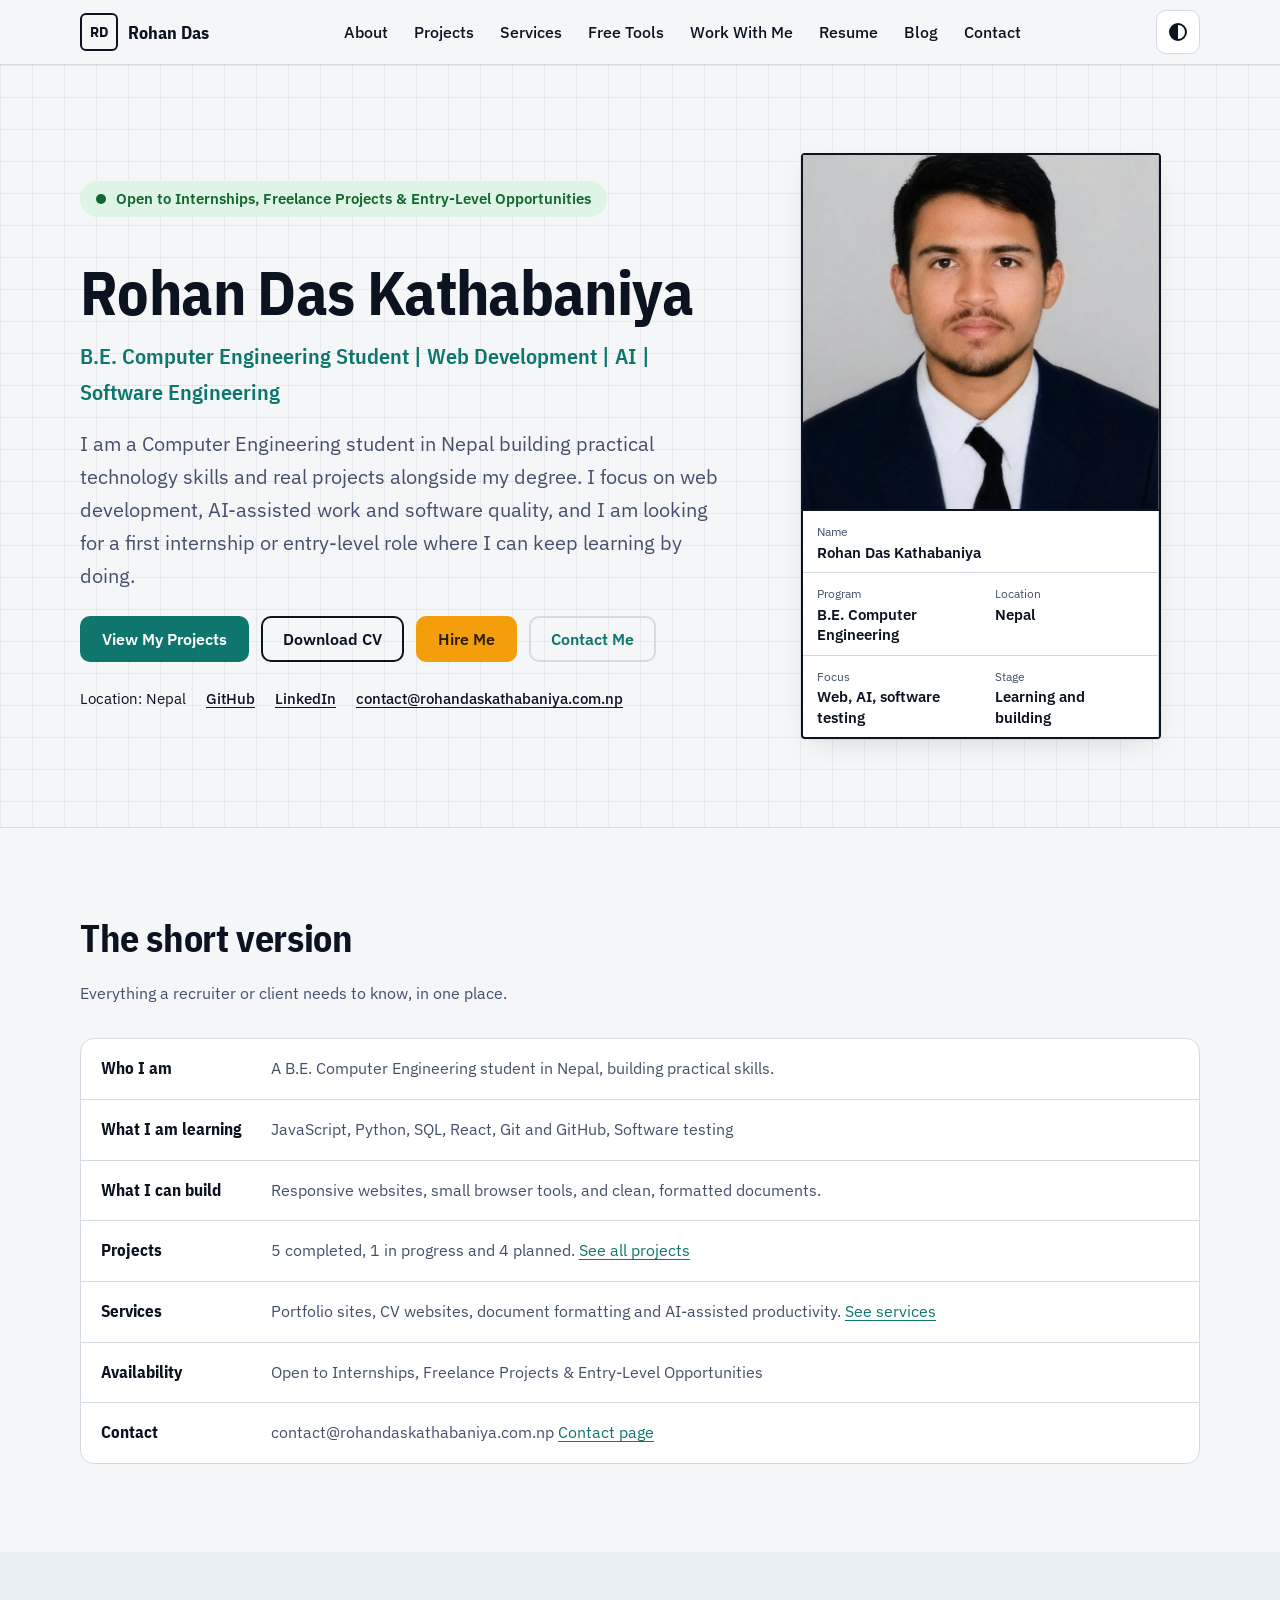
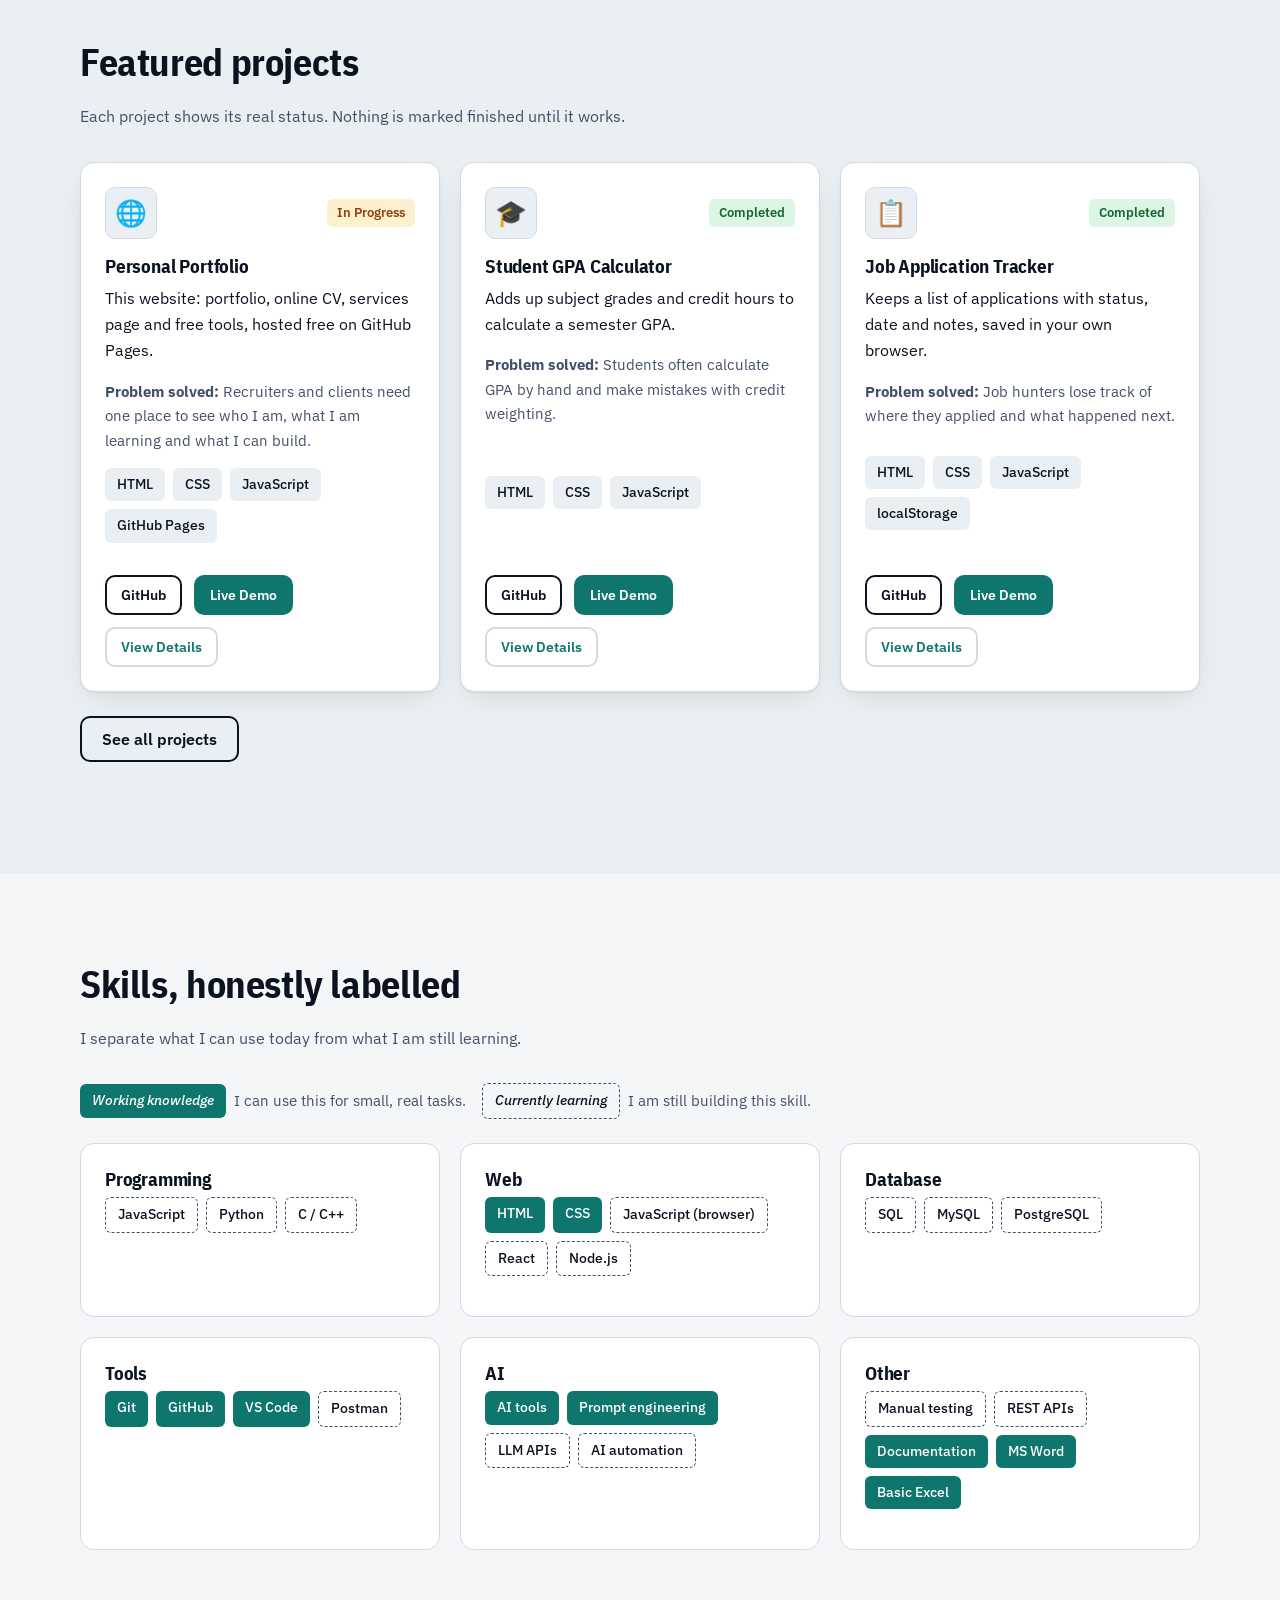
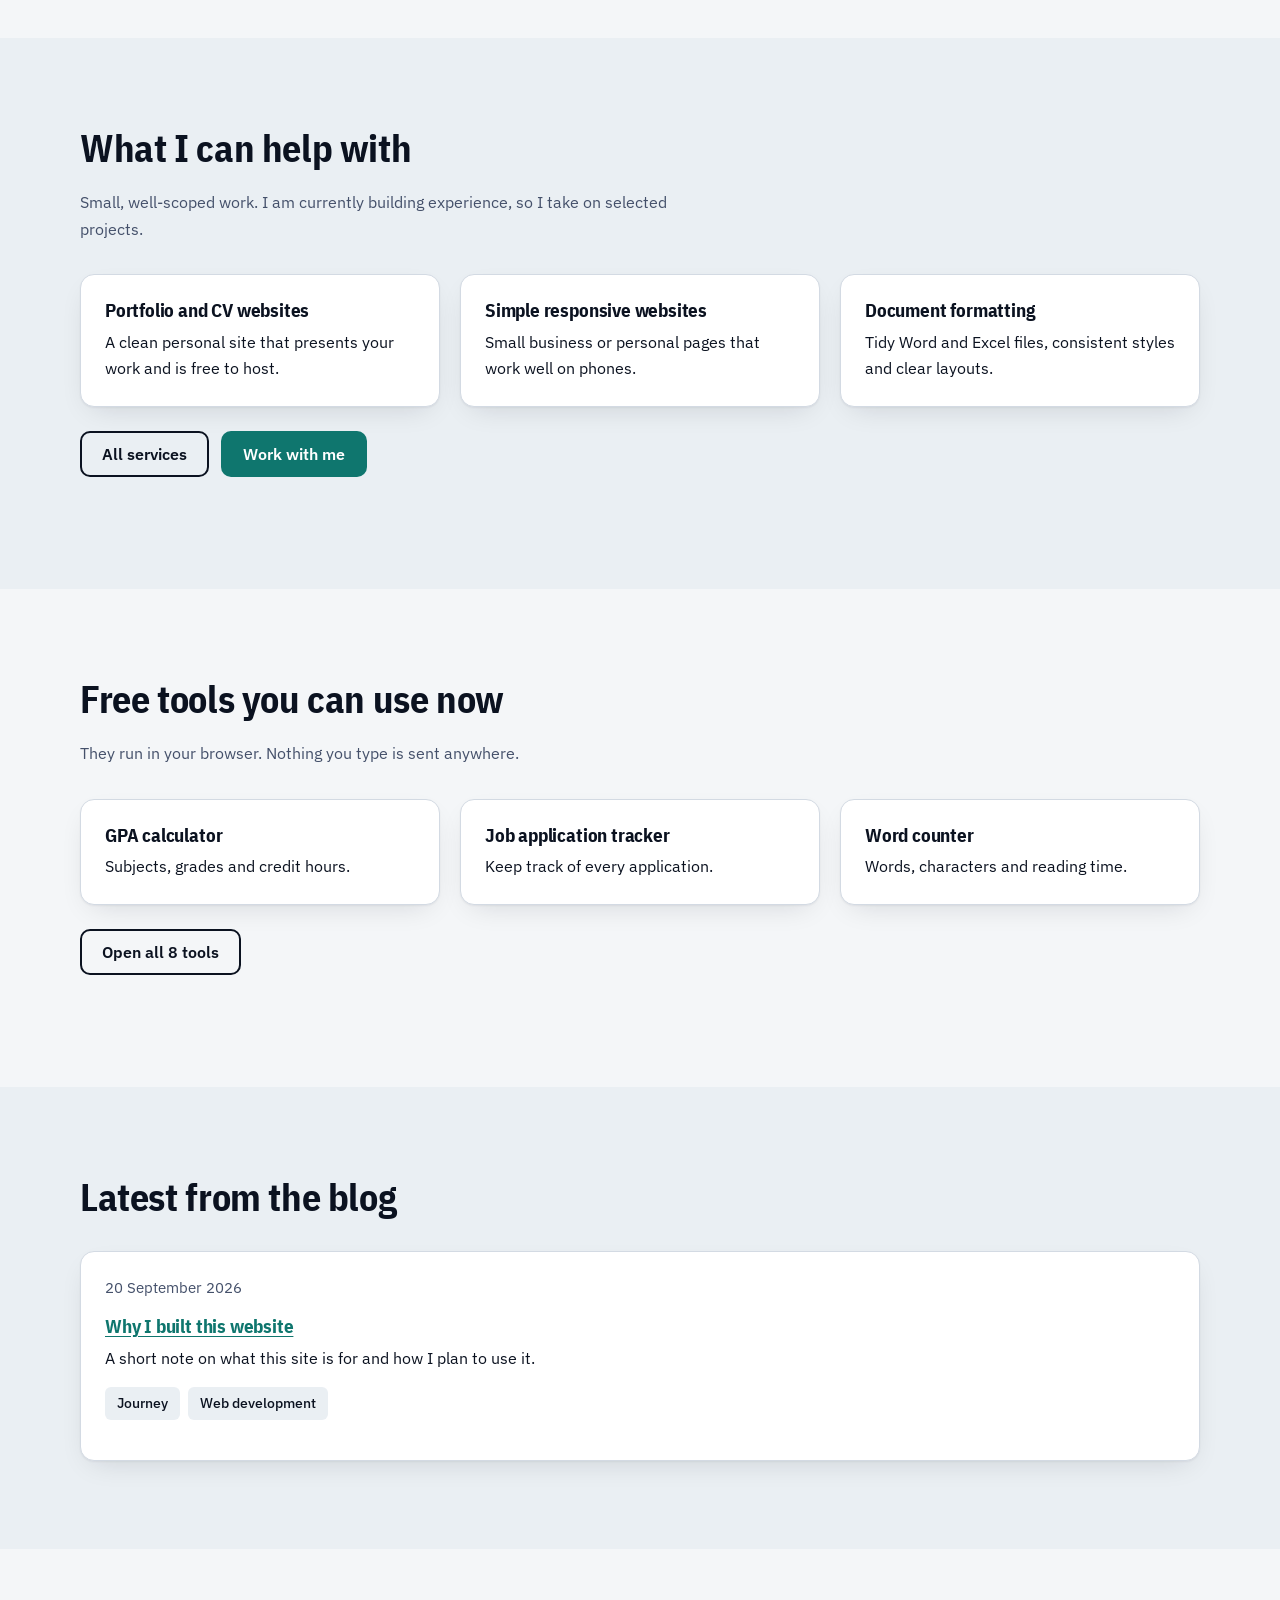
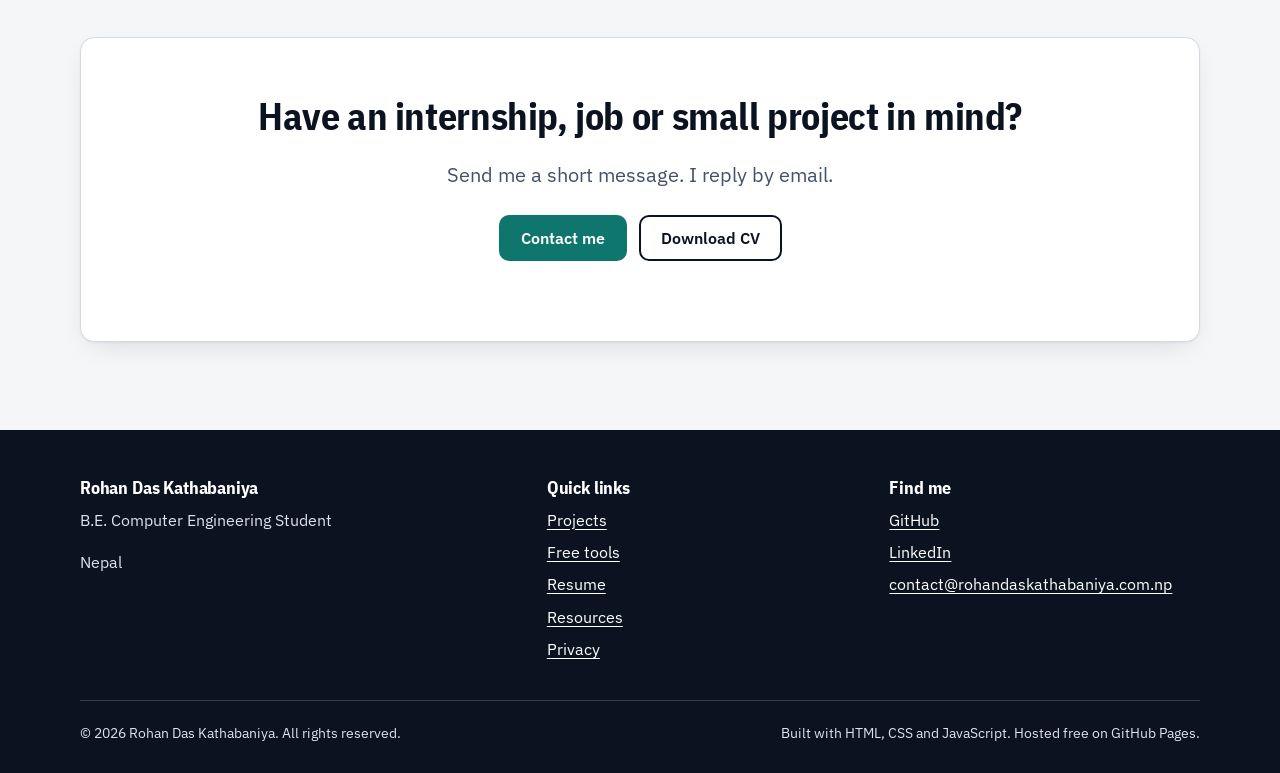
<file: index.html>
<!DOCTYPE html>
<html lang="en">
<head>
<meta charset="utf-8">
<meta name="viewport" content="width=device-width, initial-scale=1">
<title>Rohan Das Kathabaniya | Computer Engineering Student, Web Development & AI</title>
<meta name="description" content="Portfolio of Rohan Das Kathabaniya, a B.E. Computer Engineering student in Nepal. Projects, free tools, online CV and services. Open to internships and entry-level work.">
<link rel="canonical" href="https://rohandaskathabaniya.com.np/">
<meta name="robots" content="index, follow">
<meta name="author" content="Rohan Das Kathabaniya">
<meta name="theme-color" content="#0B1220">
<!-- Open Graph / social sharing -->
<meta property="og:type" content="website">
<meta property="og:site_name" content="Rohan Das | Computer Engineering &amp; Technology">
<meta property="og:title" content="Rohan Das Kathabaniya | Computer Engineering Student, Web Development & AI">
<meta property="og:description" content="Portfolio of Rohan Das Kathabaniya, a B.E. Computer Engineering student in Nepal. Projects, free tools, online CV and services. Open to internships and entry-level work.">
<meta property="og:url" content="https://rohandaskathabaniya.com.np/">
<meta property="og:image" content="https://rohandaskathabaniya.com.np/assets/og-image.png">
<meta property="og:image:alt" content="Rohan Das Kathabaniya, B.E. Computer Engineering student">
<meta name="twitter:card" content="summary_large_image">
<!-- Google Search Console verification goes here later (a tag Google gives you). Do not invent one. -->
<link rel="icon" href="assets/favicon.ico" sizes="32x32">
<link rel="icon" href="assets/favicon.svg" type="image/svg+xml">
<link rel="preconnect" href="https://fonts.googleapis.com">
<link rel="preconnect" href="https://fonts.gstatic.com" crossorigin>
<link rel="stylesheet" href="https://fonts.googleapis.com/css2?family=IBM+Plex+Sans:wght@400;500;600&amp;family=IBM+Plex+Sans+Condensed:wght@500;600;700&amp;display=swap">
<link rel="stylesheet" href="style.css">
<script>try{var t=localStorage.getItem('theme')||(matchMedia('(prefers-color-scheme:dark)').matches?'dark':'light');document.documentElement.dataset.theme=t}catch(e){}</script>
<script type="application/ld+json">
{
  "@context": "https://schema.org",
  "@type": "Person",
  "name": "Rohan Das Kathabaniya",
  "url": "https://rohandaskathabaniya.com.np/",
  "jobTitle": "B.E. Computer Engineering Student",
  "email": "contact@rohandaskathabaniya.com.np",
  "address": { "@type": "PostalAddress", "addressCountry": "NP" },
  "sameAs": [
    "https://www.linkedin.com/in/rohan-das-kathabaniya-435199326",
    "https://github.com/rohandaskathabaniya-art"
  ],
  "knowsAbout": ["Web development", "Software engineering", "Artificial intelligence", "Software testing"]
}
</script>
</head>
<body data-page="home">
<a class="skip" href="#main">Skip to content</a>
<div id="site-header"></div>
<main id="main">

<section class="hero">
  <div class="container hero-grid">
    <div>
      <p class="badge"><span class="dot" aria-hidden="true"></span><span data-availability>Open to Internships, Freelance Projects &amp; Entry-Level Opportunities</span></p>
      <h1>Rohan Das Kathabaniya</h1>
      <p class="headline">B.E. Computer Engineering Student | Web Development | AI | Software Engineering</p>
      <p class="lead" data-site="intro">I am a Computer Engineering student in Nepal building practical technology skills and real projects alongside my degree. I focus on web development, AI-assisted work and software quality, and I am looking for a first internship or entry-level role where I can keep learning by doing.</p>
      <div class="btn-row">
        <a class="btn btn-primary" href="projects.html">View My Projects</a>
        <a class="btn btn-secondary" href="assets/Rohan-Das-Kathabaniya-CV.pdf" data-cv download>Download CV</a>
        <a class="btn btn-accent" href="career.html">Hire Me</a>
        <a class="btn btn-ghost" href="contact.html">Contact Me</a>
      </div>
      <ul class="social-row">
        <li>Location: Nepal</li>
        <li><a data-site="github" href="https://github.com/rohandaskathabaniya-art" target="_blank" rel="noopener noreferrer">GitHub</a></li>
        <li><a data-site="linkedin" href="https://www.linkedin.com/in/rohan-das-kathabaniya-435199326" target="_blank" rel="noopener noreferrer">LinkedIn</a></li>
        <li><a data-site="email" href="mailto:contact@rohandaskathabaniya.com.np">contact@rohandaskathabaniya.com.np</a></li>
      </ul>
    </div>
    <aside class="titleblock" aria-label="Profile summary">
      <div class="avatar">
        <img src="assets/profile.jpg" alt="Portrait of Rohan Das Kathabaniya" width="800" height="800" decoding="async" fetchpriority="high">
      </div>
      <dl class="tb-grid">
        <div class="full"><dt>Name</dt><dd>Rohan Das Kathabaniya</dd></div>
        <div><dt>Program</dt><dd>B.E. Computer Engineering</dd></div>
        <div><dt>Location</dt><dd>Nepal</dd></div>
        <div><dt>Focus</dt><dd>Web, AI, software testing</dd></div>
        <div><dt>Stage</dt><dd>Learning and building</dd></div>
      </dl>
    </aside>
  </div>
</section>

<section class="section" aria-labelledby="glance-title">
  <div class="container">
    <div class="section-head"><h2 id="glance-title">The short version</h2><p>Everything a recruiter or client needs to know, in one place.</p></div>
    <div data-glance><p class="empty">Loading...</p></div>
  </div>
</section>

<section class="section alt" aria-labelledby="feat-title">
  <div class="container">
    <div class="section-head"><h2 id="feat-title">Featured projects</h2><p>Each project shows its real status. Nothing is marked finished until it works.</p></div>
    <div class="grid grid-3" data-featured><p class="empty">Loading projects...</p></div>
    <div class="btn-row"><a class="btn btn-secondary" href="projects.html">See all projects</a></div>
  </div>
</section>

<section class="section" aria-labelledby="skills-title">
  <div class="container">
    <div class="section-head"><h2 id="skills-title">Skills, honestly labelled</h2><p>I separate what I can use today from what I am still learning.</p></div>
    <div data-skills="compact"><p class="empty">Loading skills...</p></div>
  </div>
</section>

<section class="section alt" aria-labelledby="serv-title">
  <div class="container">
    <div class="section-head"><h2 id="serv-title">What I can help with</h2><p>Small, well-scoped work. I am currently building experience, so I take on selected projects.</p></div>
    <div class="grid grid-3">
      <div class="card"><h3>Portfolio and CV websites</h3><p>A clean personal site that presents your work and is free to host.</p></div>
      <div class="card"><h3>Simple responsive websites</h3><p>Small business or personal pages that work well on phones.</p></div>
      <div class="card"><h3>Document formatting</h3><p>Tidy Word and Excel files, consistent styles and clear layouts.</p></div>
    </div>
    <div class="btn-row"><a class="btn btn-secondary" href="services.html">All services</a><a class="btn btn-primary" href="career.html">Work with me</a></div>
  </div>
</section>

<section class="section" aria-labelledby="tools-title">
  <div class="container">
    <div class="section-head"><h2 id="tools-title">Free tools you can use now</h2><p>They run in your browser. Nothing you type is sent anywhere.</p></div>
    <div class="grid grid-3">
      <a class="card" href="tools.html#gpa" style="text-decoration:none;color:inherit"><h3>GPA calculator</h3><p>Subjects, grades and credit hours.</p></a>
      <a class="card" href="tools.html#tracker" style="text-decoration:none;color:inherit"><h3>Job application tracker</h3><p>Keep track of every application.</p></a>
      <a class="card" href="tools.html#wordcount" style="text-decoration:none;color:inherit"><h3>Word counter</h3><p>Words, characters and reading time.</p></a>
    </div>
    <div class="btn-row"><a class="btn btn-secondary" href="tools.html">Open all 8 tools</a></div>
  </div>
</section>

<section class="section alt" aria-labelledby="posts-title">
  <div class="container">
    <div class="section-head"><h2 id="posts-title">Latest from the blog</h2></div>
    <div class="grid grid-2" data-latest-posts></div>
  </div>
</section>

<section class="section">
  <div class="container">
    <div class="card" style="text-align:center;padding:clamp(28px,5vw,56px)">
      <h2>Have an internship, job or small project in mind?</h2>
      <p class="lead" style="margin-inline:auto">Send me a short message. I reply by email.</p>
      <div class="btn-row" style="justify-content:center"><a class="btn btn-primary" href="contact.html">Contact me</a><a class="btn btn-secondary" href="assets/Rohan-Das-Kathabaniya-CV.pdf" data-cv download>Download CV</a></div>
    </div>
  </div>
</section>

</main>
<div id="site-footer"></div>
<noscript><p style="padding:16px;text-align:center">This site works best with JavaScript turned on. You can still email me at contact@rohandaskathabaniya.com.np.</p></noscript>
<script src="script.js" defer></script>

</body>
</html>
</file>
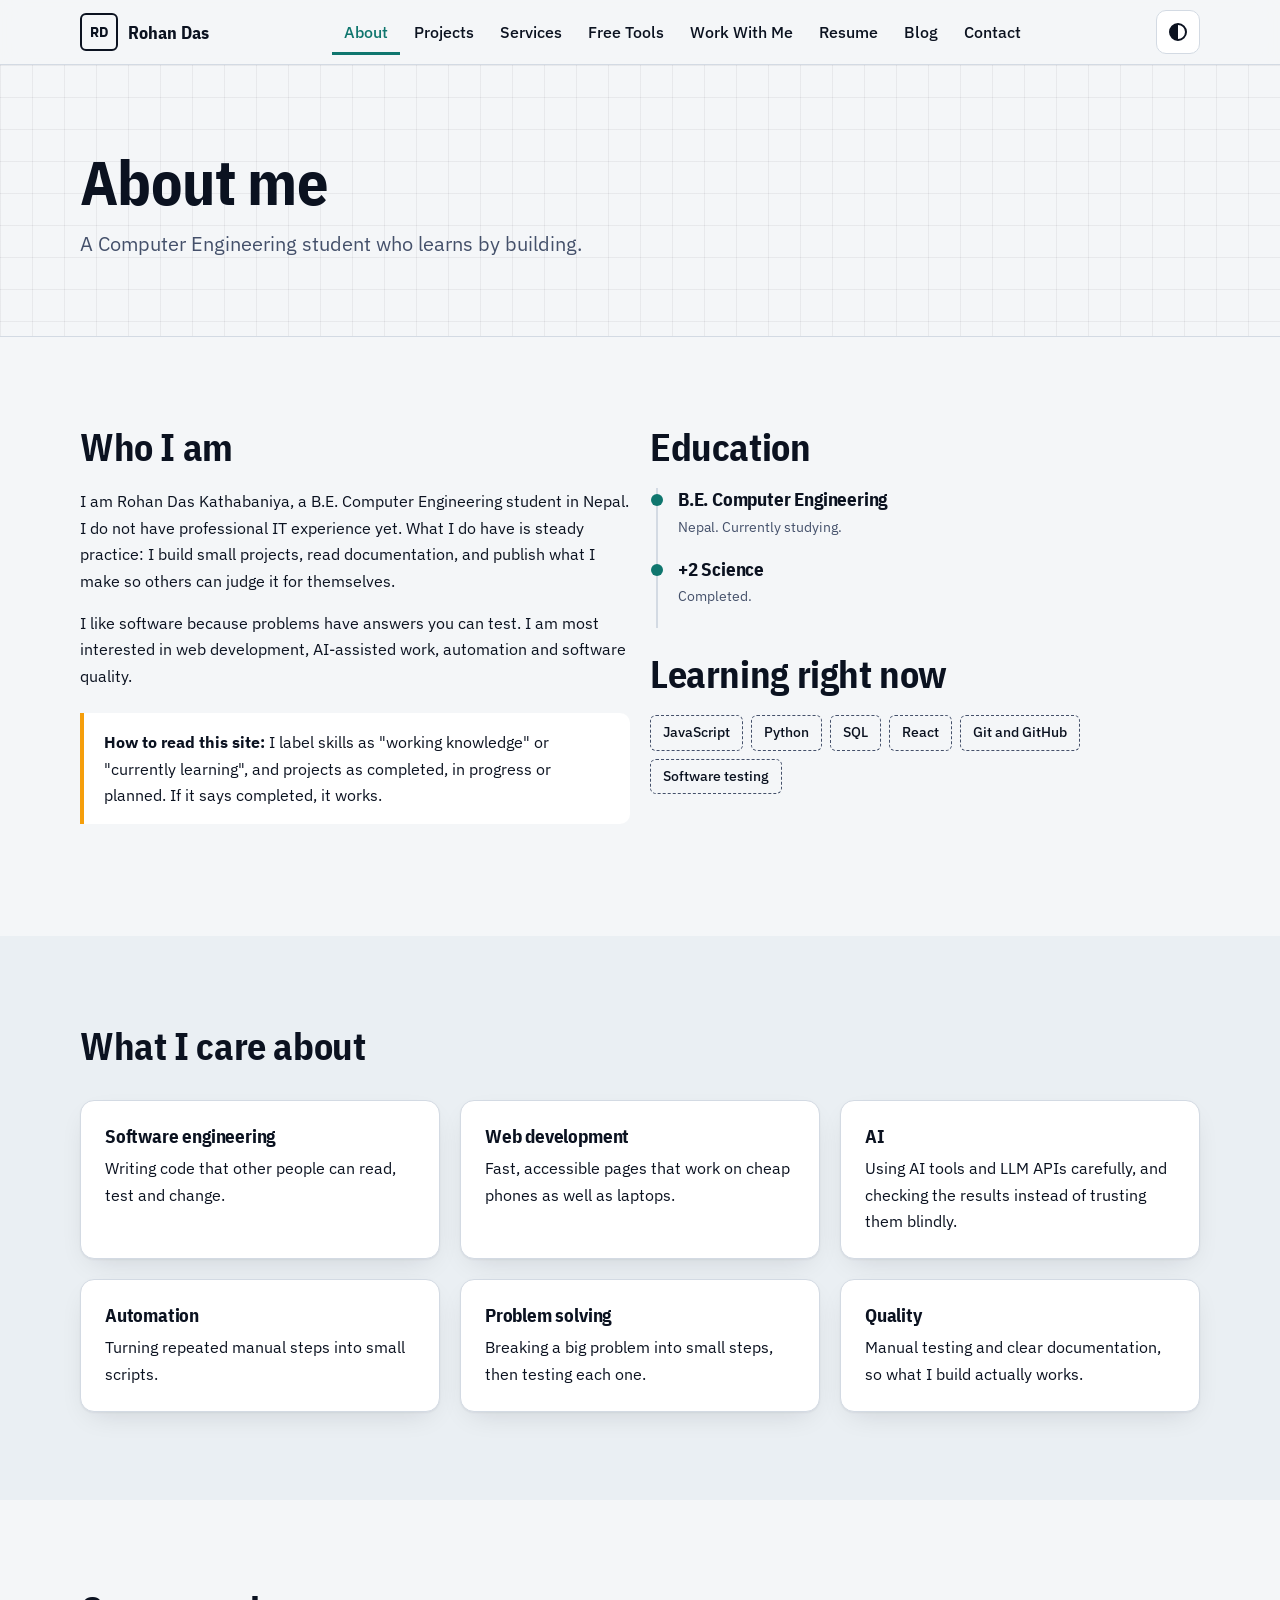
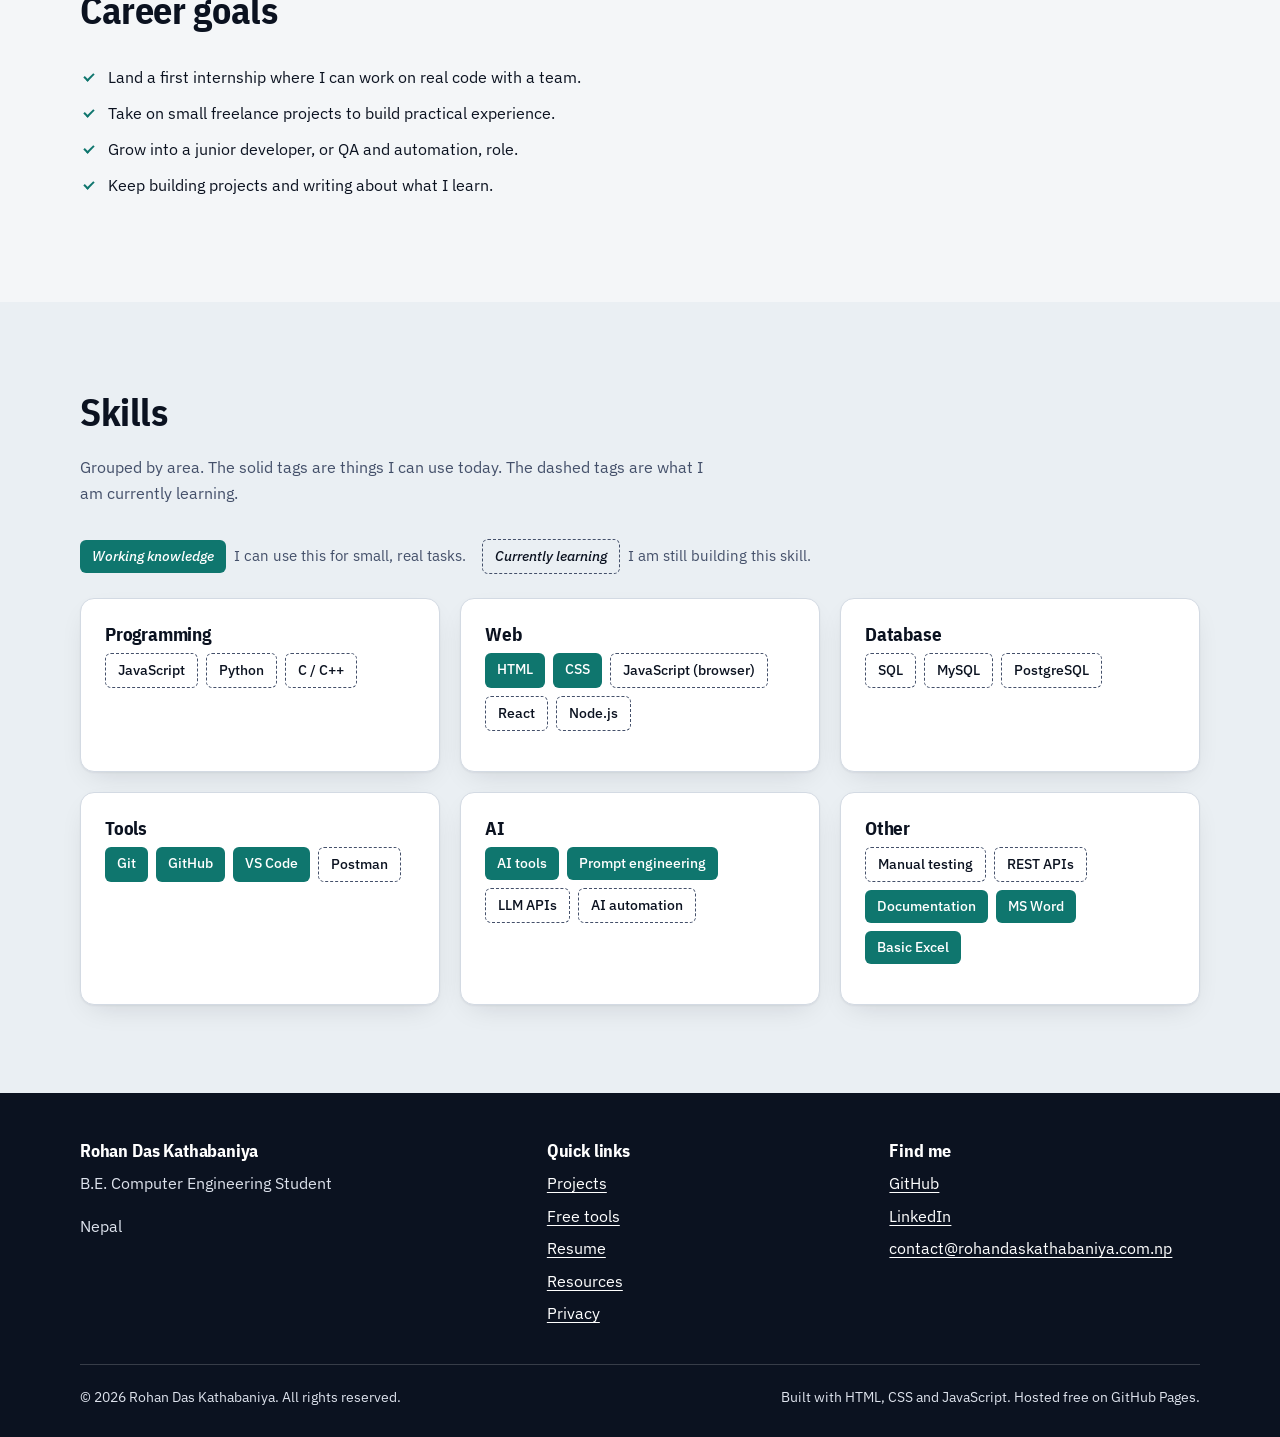
<file: about.html>
<!DOCTYPE html>
<html lang="en">
<head>
<meta charset="utf-8">
<meta name="viewport" content="width=device-width, initial-scale=1">
<title>About | Rohan Das Kathabaniya</title>
<meta name="description" content="About Rohan Das Kathabaniya: B.E. Computer Engineering student in Nepal, current skills, what I am learning and my career goals.">
<link rel="canonical" href="https://rohandaskathabaniya.com.np/about.html">
<meta name="robots" content="index, follow">
<meta name="author" content="Rohan Das Kathabaniya">
<meta name="theme-color" content="#0B1220">
<!-- Open Graph / social sharing -->
<meta property="og:type" content="website">
<meta property="og:site_name" content="Rohan Das | Computer Engineering &amp; Technology">
<meta property="og:title" content="About | Rohan Das Kathabaniya">
<meta property="og:description" content="About Rohan Das Kathabaniya: B.E. Computer Engineering student in Nepal, current skills, what I am learning and my career goals.">
<meta property="og:url" content="https://rohandaskathabaniya.com.np/about.html">
<meta property="og:image" content="https://rohandaskathabaniya.com.np/assets/og-image.png">
<meta property="og:image:alt" content="Rohan Das Kathabaniya, B.E. Computer Engineering student">
<meta name="twitter:card" content="summary_large_image">
<!-- Google Search Console verification goes here later (a tag Google gives you). Do not invent one. -->
<link rel="icon" href="assets/favicon.ico" sizes="32x32">
<link rel="icon" href="assets/favicon.svg" type="image/svg+xml">
<link rel="preconnect" href="https://fonts.googleapis.com">
<link rel="preconnect" href="https://fonts.gstatic.com" crossorigin>
<link rel="stylesheet" href="https://fonts.googleapis.com/css2?family=IBM+Plex+Sans:wght@400;500;600&amp;family=IBM+Plex+Sans+Condensed:wght@500;600;700&amp;display=swap">
<link rel="stylesheet" href="style.css">
<script>try{var t=localStorage.getItem('theme')||(matchMedia('(prefers-color-scheme:dark)').matches?'dark':'light');document.documentElement.dataset.theme=t}catch(e){}</script>
</head>
<body data-page="about">
<a class="skip" href="#main">Skip to content</a>
<div id="site-header"></div>
<main id="main">
<section class="hero" style="padding-block:clamp(32px,5vw,56px)">
  <div class="container">
    <h1>About me</h1>
    <p class="lead">A Computer Engineering student who learns by building.</p>
  </div>
</section>
<section class="section">
  <div class="container grid grid-2" style="align-items:start">
    <div>
      <h2>Who I am</h2>
      <p>I am Rohan Das Kathabaniya, a B.E. Computer Engineering student in Nepal. I do not have professional IT experience yet. What I do have is steady practice: I build small projects, read documentation, and publish what I make so others can judge it for themselves.</p>
      <p>I like software because problems have answers you can test. I am most interested in web development, AI-assisted work, automation and software quality.</p>
      <div class="callout"><p><strong>How to read this site:</strong> I label skills as "working knowledge" or "currently learning", and projects as completed, in progress or planned. If it says completed, it works.</p></div>
    </div>
    <div>
      <h2>Education</h2>
      <div class="entry"><h3>B.E. Computer Engineering</h3><span class="when">Nepal. Currently studying.</span></div>
      <div class="entry"><h3>+2 Science</h3><span class="when">Completed.</span></div>
      <h2 style="margin-top:1.5rem">Learning right now</h2>
      <ul class="chips" data-site="learning"><li class="chip learning">JavaScript</li><li class="chip learning">Python</li><li class="chip learning">SQL</li></ul>
    </div>
  </div>
</section>

<section class="section alt">
  <div class="container">
    <div class="section-head"><h2>What I care about</h2></div>
    <div class="grid grid-3">
      <div class="card"><h3>Software engineering</h3><p>Writing code that other people can read, test and change.</p></div>
      <div class="card"><h3>Web development</h3><p>Fast, accessible pages that work on cheap phones as well as laptops.</p></div>
      <div class="card"><h3>AI</h3><p>Using AI tools and LLM APIs carefully, and checking the results instead of trusting them blindly.</p></div>
      <div class="card"><h3>Automation</h3><p>Turning repeated manual steps into small scripts.</p></div>
      <div class="card"><h3>Problem solving</h3><p>Breaking a big problem into small steps, then testing each one.</p></div>
      <div class="card"><h3>Quality</h3><p>Manual testing and clear documentation, so what I build actually works.</p></div>
    </div>
  </div>
</section>

<section class="section">
  <div class="container">
    <div class="section-head"><h2>Career goals</h2></div>
    <ul class="checklist">
      <li>Land a first internship where I can work on real code with a team.</li>
      <li>Take on small freelance projects to build practical experience.</li>
      <li>Grow into a junior developer, or QA and automation, role.</li>
      <li>Keep building projects and writing about what I learn.</li>
    </ul>
  </div>
</section>

<section class="section alt" id="skills">
  <div class="container">
    <div class="section-head"><h2>Skills</h2><p>Grouped by area. The solid tags are things I can use today. The dashed tags are what I am currently learning.</p></div>
    <div data-skills="full"><p class="empty">Loading skills...</p></div>
  </div>
</section>

</main>
<div id="site-footer"></div>
<noscript><p style="padding:16px;text-align:center">This site works best with JavaScript turned on. You can still email me at contact@rohandaskathabaniya.com.np.</p></noscript>
<script src="script.js" defer></script>

</body>
</html>
</file>
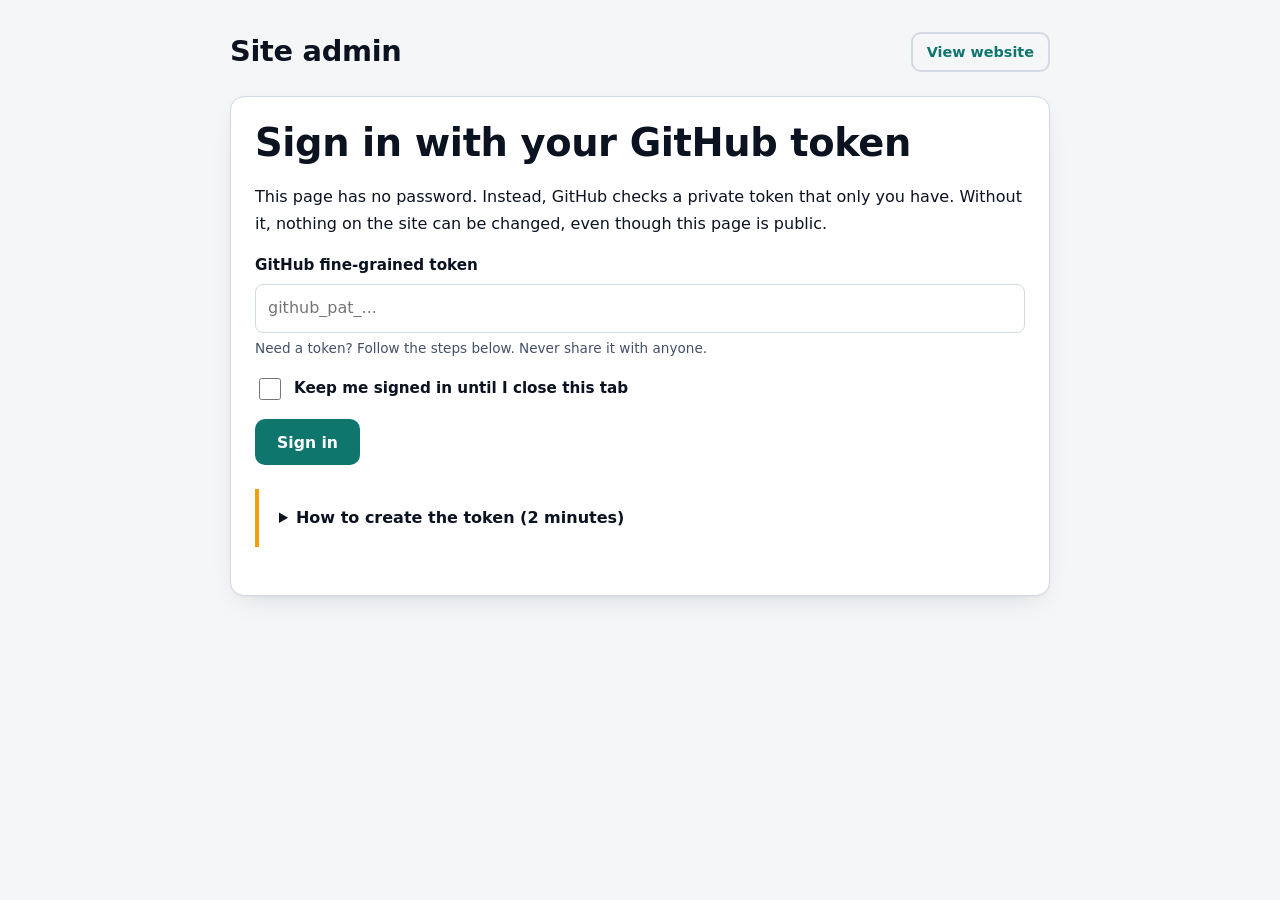
<file: admin.html>
<!DOCTYPE html>
<html lang="en">
<head>
<meta charset="utf-8">
<meta name="viewport" content="width=device-width, initial-scale=1">
<title>Admin | Rohan Das Kathabaniya</title>
<meta name="robots" content="noindex, nofollow, noarchive">
<meta name="referrer" content="no-referrer">
<!-- Strict security policy: this page can only run its own script and only talk to GitHub. -->
<meta http-equiv="Content-Security-Policy" content="default-src 'none'; script-src 'self'; style-src 'self'; img-src 'self' data:; connect-src https://api.github.com; base-uri 'none'; form-action 'none'">
<link rel="icon" href="assets/favicon.svg" type="image/svg+xml">
<link rel="stylesheet" href="style.css">
<link rel="stylesheet" href="admin.css">
</head>
<body>
<div class="container admin-wrap">

  <div class="admin-top">
    <h1>Site admin</h1>
    <a class="btn btn-small btn-ghost" href="index.html">View website</a>
  </div>

  <div id="msg" class="notice info" role="status" hidden></div>

  <!-- Sign-in screen -->
  <section id="login" class="card" aria-labelledby="login-title">
    <h2 id="login-title">Sign in with your GitHub token</h2>
    <p>This page has no password. Instead, GitHub checks a private token that only you have. Without it, nothing on the site can be changed, even though this page is public.</p>
    <div id="login-error" class="notice error" role="alert" hidden></div>
    <form id="login-form" autocomplete="off">
      <div class="field">
        <label for="token">GitHub fine-grained token</label>
        <input id="token" type="password" autocomplete="off" spellcheck="false" placeholder="github_pat_...">
        <p class="help">Need a token? Follow the steps below. Never share it with anyone.</p>
      </div>
      <div class="field check">
        <input id="remember" type="checkbox">
        <label for="remember">Keep me signed in until I close this tab</label>
      </div>
      <button id="login-btn" class="btn btn-primary" type="submit">Sign in</button>
    </form>
    <details class="callout">
      <summary><strong>How to create the token (2 minutes)</strong></summary>
      <ol class="help-steps">
        <li>On GitHub, click your profile picture, then <strong>Settings</strong>.</li>
        <li>Scroll down and click <strong>Developer settings</strong>, then <strong>Personal access tokens</strong>, then <strong>Fine-grained tokens</strong>.</li>
        <li>Click <strong>Generate new token</strong>. Name it <code>Website admin</code>.</li>
        <li>Expiration: choose <strong>30 days</strong>.</li>
        <li>Repository access: choose <strong>Only select repositories</strong> and pick <code>rohandaskathabaniya-art.github.io</code>.</li>
        <li>Under Repository permissions, set <strong>Contents</strong> to <strong>Read and write</strong>. Leave everything else alone.</li>
        <li>Click <strong>Generate token</strong>, copy it right away and paste it above. GitHub shows it only once.</li>
      </ol>
    </details>
  </section>

  <!-- Dashboard (hidden until signed in) -->
  <section id="dash" hidden>
    <div class="btn-row no-print">
      <button id="reload" class="btn btn-small btn-ghost" type="button">Reload from GitHub</button>
      <button id="signout" class="btn btn-small btn-secondary" type="button">Sign out</button>
    </div>
    <div class="tabs" role="tablist" aria-label="Admin sections">
      <button type="button" role="tab" data-tab="projects" aria-selected="true">Projects</button>
      <button type="button" role="tab" data-tab="blog" aria-selected="false">Blog</button>
      <button type="button" role="tab" data-tab="settings" aria-selected="false">Site settings</button>
      <button type="button" role="tab" data-tab="help" aria-selected="false">Help and security</button>
    </div>

    <div class="card" data-tabpanel="projects"></div>
    <div class="card" data-tabpanel="blog" hidden></div>
    <div class="card" data-tabpanel="settings" hidden></div>

    <div class="card" data-tabpanel="help" hidden>
      <h2>Help and security</h2>
      <h3>How saving works</h3>
      <p>Each time you click <strong>Save and publish</strong>, this page sends your change to GitHub as a normal commit. GitHub Pages then rebuilds your site, which takes about a minute. Every change is recorded in your repository history, so you can always undo a mistake there.</p>
      <h3>Keeping it safe</h3>
      <ul class="checklist">
        <li>Turn on two-factor authentication for your GitHub account.</li>
        <li>Only use a token limited to this one repository, with 30-day expiry.</li>
        <li>Never paste the token into the code, a chat, or a screenshot.</li>
        <li>Sign out when you finish. You are also signed out after 20 minutes without activity.</li>
        <li>If you think the token leaked, delete it in GitHub (Settings, Developer settings) straight away.</li>
        <li>Use this page only on your own devices.</li>
      </ul>
      <h3>Editing skills, resume text or other pages</h3>
      <p>Open the file on GitHub, click the pencil icon, edit, and click <strong>Commit changes</strong>. Skills live in <code>site.json</code>. Change <code>"level"</code> from <code>"learning"</code> to <code>"working"</code> only when you can genuinely use that skill for small real tasks.</p>
    </div>
  </section>
</div>
<script src="admin.js"></script>
</body>
</html>
</file>
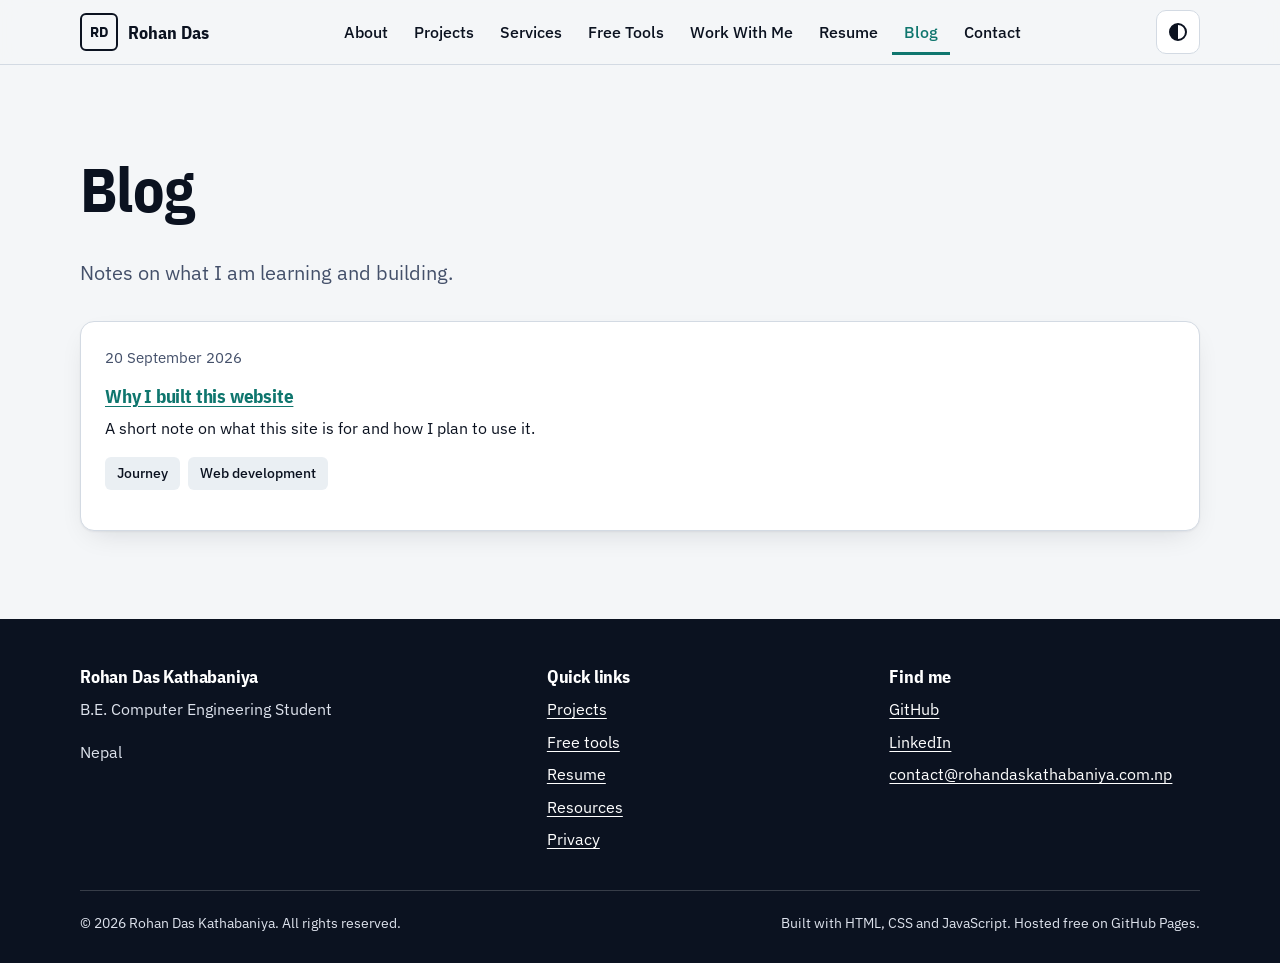
<file: blog.html>
<!DOCTYPE html>
<html lang="en">
<head>
<meta charset="utf-8">
<meta name="viewport" content="width=device-width, initial-scale=1">
<title>Blog | Rohan Das Kathabaniya</title>
<meta name="description" content="Notes from Rohan Das Kathabaniya on Computer Engineering, learning to code, AI tools, GitHub and career lessons.">
<link rel="canonical" href="https://rohandaskathabaniya.com.np/blog.html">
<meta name="robots" content="index, follow">
<meta name="author" content="Rohan Das Kathabaniya">
<meta name="theme-color" content="#0B1220">
<!-- Open Graph / social sharing -->
<meta property="og:type" content="website">
<meta property="og:site_name" content="Rohan Das | Computer Engineering &amp; Technology">
<meta property="og:title" content="Blog | Rohan Das Kathabaniya">
<meta property="og:description" content="Notes from Rohan Das Kathabaniya on Computer Engineering, learning to code, AI tools, GitHub and career lessons.">
<meta property="og:url" content="https://rohandaskathabaniya.com.np/blog.html">
<meta property="og:image" content="https://rohandaskathabaniya.com.np/assets/og-image.png">
<meta property="og:image:alt" content="Rohan Das Kathabaniya, B.E. Computer Engineering student">
<meta name="twitter:card" content="summary_large_image">
<!-- Google Search Console verification goes here later (a tag Google gives you). Do not invent one. -->
<link rel="icon" href="assets/favicon.ico" sizes="32x32">
<link rel="icon" href="assets/favicon.svg" type="image/svg+xml">
<link rel="preconnect" href="https://fonts.googleapis.com">
<link rel="preconnect" href="https://fonts.gstatic.com" crossorigin>
<link rel="stylesheet" href="https://fonts.googleapis.com/css2?family=IBM+Plex+Sans:wght@400;500;600&amp;family=IBM+Plex+Sans+Condensed:wght@500;600;700&amp;display=swap">
<link rel="stylesheet" href="style.css">
<script>try{var t=localStorage.getItem('theme')||(matchMedia('(prefers-color-scheme:dark)').matches?'dark':'light');document.documentElement.dataset.theme=t}catch(e){}</script>
</head>
<body data-page="blog">
<a class="skip" href="#main">Skip to content</a>
<div id="site-header"></div>
<main id="main">

<section class="section">
  <div class="container">
    <div data-blog-head>
      <h1>Blog</h1>
      <p class="lead">Notes on what I am learning and building.</p>
    </div>
    <div data-posts style="margin-top:2rem"><p class="empty">Loading posts...</p></div>
  </div>
</section>

</main>
<div id="site-footer"></div>
<noscript><p style="padding:16px;text-align:center">This site works best with JavaScript turned on. You can still email me at contact@rohandaskathabaniya.com.np.</p></noscript>
<script src="script.js" defer></script>

</body>
</html>
</file>
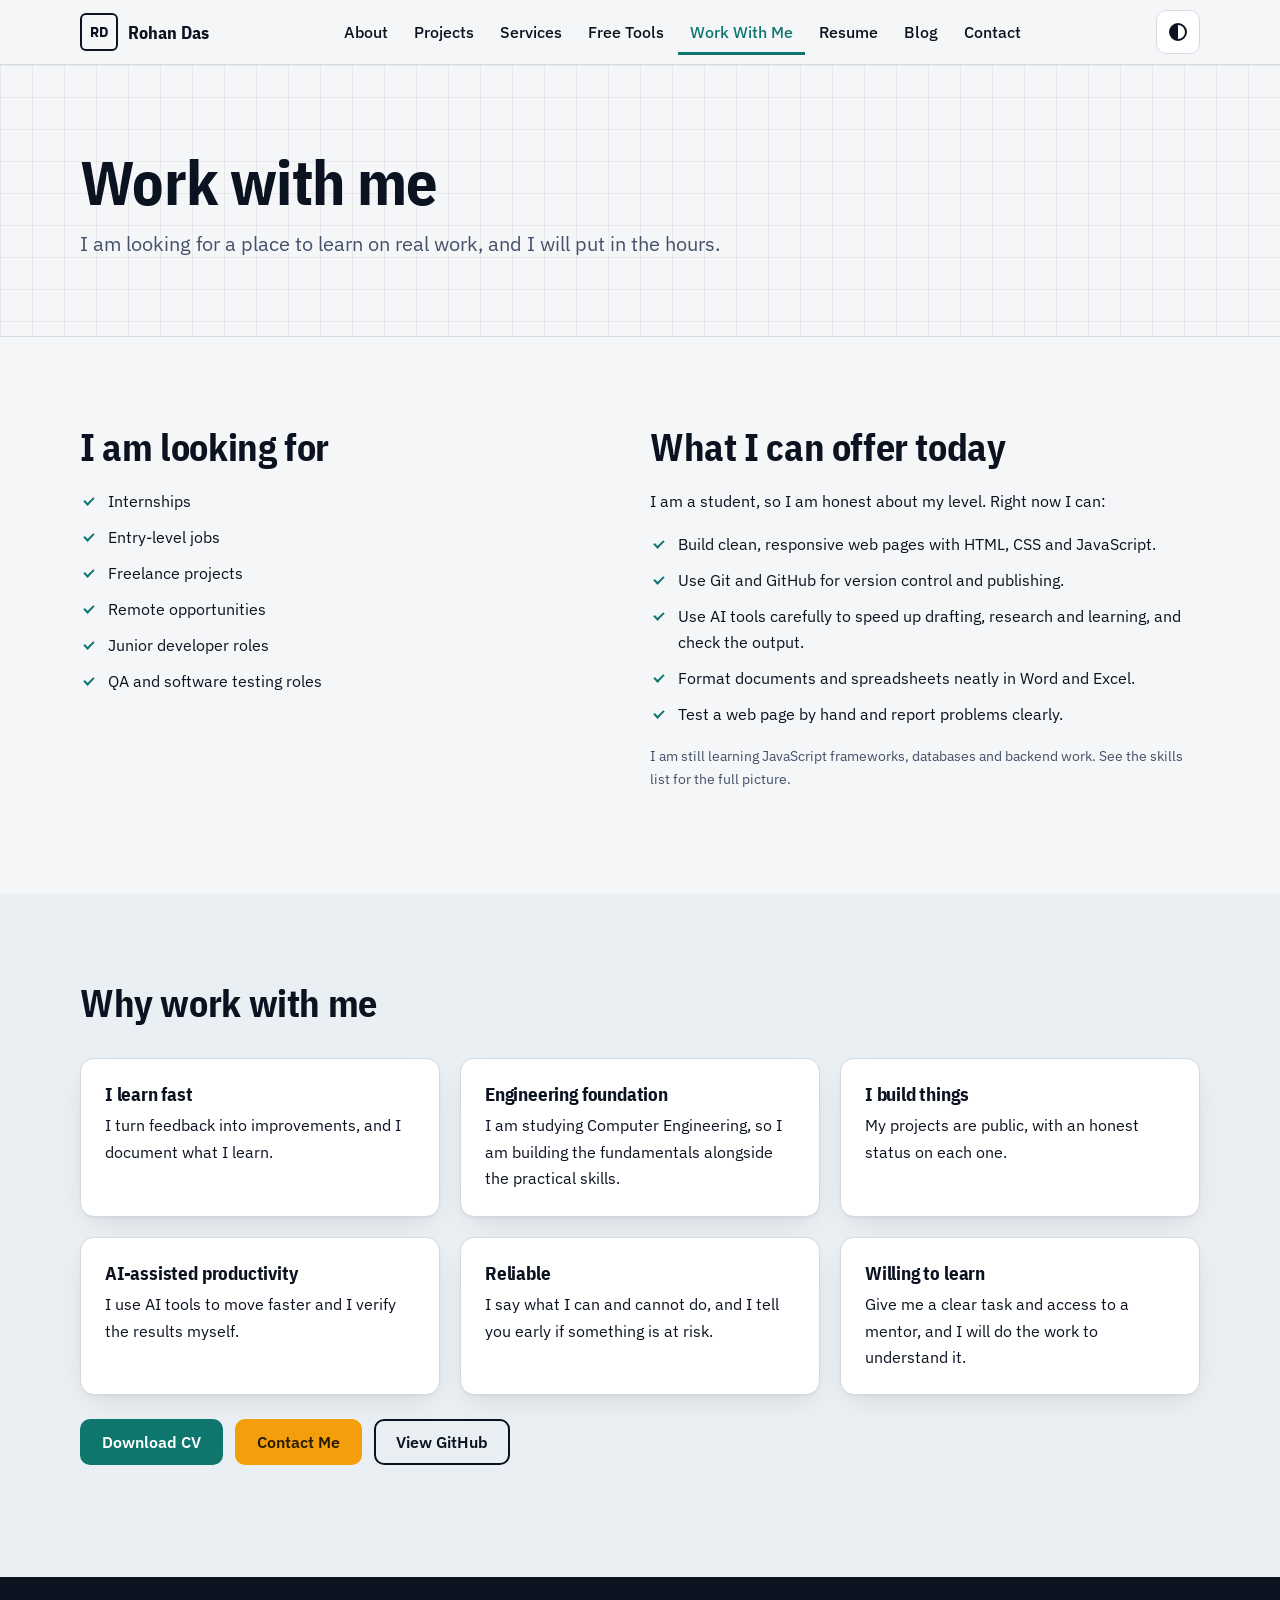
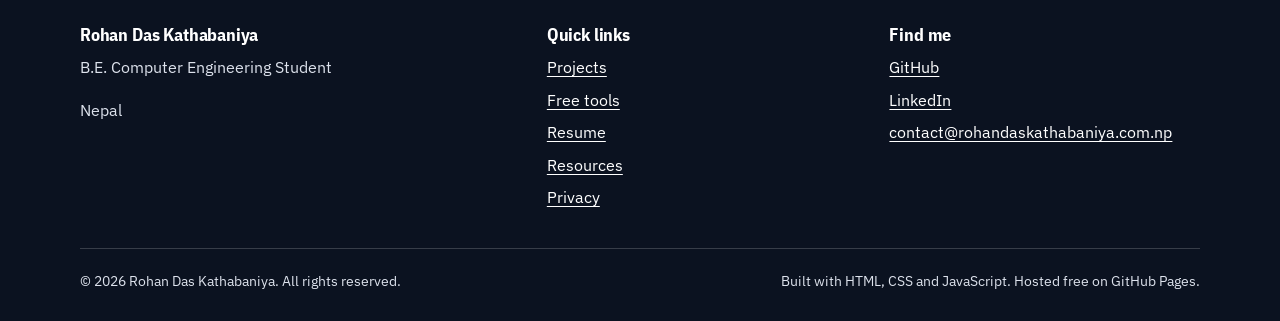
<file: career.html>
<!DOCTYPE html>
<html lang="en">
<head>
<meta charset="utf-8">
<meta name="viewport" content="width=device-width, initial-scale=1">
<title>Work With Me | Rohan Das Kathabaniya</title>
<meta name="description" content="Rohan Das Kathabaniya is looking for internships, entry-level roles, freelance and remote work in web development and QA. See what I can offer today.">
<link rel="canonical" href="https://rohandaskathabaniya.com.np/career.html">
<meta name="robots" content="index, follow">
<meta name="author" content="Rohan Das Kathabaniya">
<meta name="theme-color" content="#0B1220">
<!-- Open Graph / social sharing -->
<meta property="og:type" content="website">
<meta property="og:site_name" content="Rohan Das | Computer Engineering &amp; Technology">
<meta property="og:title" content="Work With Me | Rohan Das Kathabaniya">
<meta property="og:description" content="Rohan Das Kathabaniya is looking for internships, entry-level roles, freelance and remote work in web development and QA. See what I can offer today.">
<meta property="og:url" content="https://rohandaskathabaniya.com.np/career.html">
<meta property="og:image" content="https://rohandaskathabaniya.com.np/assets/og-image.png">
<meta property="og:image:alt" content="Rohan Das Kathabaniya, B.E. Computer Engineering student">
<meta name="twitter:card" content="summary_large_image">
<!-- Google Search Console verification goes here later (a tag Google gives you). Do not invent one. -->
<link rel="icon" href="assets/favicon.ico" sizes="32x32">
<link rel="icon" href="assets/favicon.svg" type="image/svg+xml">
<link rel="preconnect" href="https://fonts.googleapis.com">
<link rel="preconnect" href="https://fonts.gstatic.com" crossorigin>
<link rel="stylesheet" href="https://fonts.googleapis.com/css2?family=IBM+Plex+Sans:wght@400;500;600&amp;family=IBM+Plex+Sans+Condensed:wght@500;600;700&amp;display=swap">
<link rel="stylesheet" href="style.css">
<script>try{var t=localStorage.getItem('theme')||(matchMedia('(prefers-color-scheme:dark)').matches?'dark':'light');document.documentElement.dataset.theme=t}catch(e){}</script>
</head>
<body data-page="career">
<a class="skip" href="#main">Skip to content</a>
<div id="site-header"></div>
<main id="main">
<section class="hero" style="padding-block:clamp(32px,5vw,56px)">
  <div class="container">
    <h1>Work with me</h1>
    <p class="lead">I am looking for a place to learn on real work, and I will put in the hours.</p>
  </div>
</section>
<section class="section">
  <div class="container grid grid-2" style="align-items:start">
    <div>
      <h2>I am looking for</h2>
      <ul class="checklist">
        <li>Internships</li>
        <li>Entry-level jobs</li>
        <li>Freelance projects</li>
        <li>Remote opportunities</li>
        <li>Junior developer roles</li>
        <li>QA and software testing roles</li>
      </ul>
    </div>
    <div>
      <h2>What I can offer today</h2>
      <p>I am a student, so I am honest about my level. Right now I can:</p>
      <ul class="checklist">
        <li>Build clean, responsive web pages with HTML, CSS and JavaScript.</li>
        <li>Use Git and GitHub for version control and publishing.</li>
        <li>Use AI tools carefully to speed up drafting, research and learning, and check the output.</li>
        <li>Format documents and spreadsheets neatly in Word and Excel.</li>
        <li>Test a web page by hand and report problems clearly.</li>
      </ul>
      <p class="muted small">I am still learning JavaScript frameworks, databases and backend work. See the skills list for the full picture.</p>
    </div>
  </div>
</section>

<section class="section alt">
  <div class="container">
    <div class="section-head"><h2>Why work with me</h2></div>
    <div class="grid grid-3">
      <div class="card"><h3>I learn fast</h3><p>I turn feedback into improvements, and I document what I learn.</p></div>
      <div class="card"><h3>Engineering foundation</h3><p>I am studying Computer Engineering, so I am building the fundamentals alongside the practical skills.</p></div>
      <div class="card"><h3>I build things</h3><p>My projects are public, with an honest status on each one.</p></div>
      <div class="card"><h3>AI-assisted productivity</h3><p>I use AI tools to move faster and I verify the results myself.</p></div>
      <div class="card"><h3>Reliable</h3><p>I say what I can and cannot do, and I tell you early if something is at risk.</p></div>
      <div class="card"><h3>Willing to learn</h3><p>Give me a clear task and access to a mentor, and I will do the work to understand it.</p></div>
    </div>
    <div class="btn-row">
      <a class="btn btn-primary" href="assets/Rohan-Das-Kathabaniya-CV.pdf" data-cv download>Download CV</a>
      <a class="btn btn-accent" href="contact.html">Contact Me</a>
      <a class="btn btn-secondary" data-site="github" href="https://github.com/rohandaskathabaniya-art" target="_blank" rel="noopener noreferrer">View GitHub</a>
    </div>
  </div>
</section>

</main>
<div id="site-footer"></div>
<noscript><p style="padding:16px;text-align:center">This site works best with JavaScript turned on. You can still email me at contact@rohandaskathabaniya.com.np.</p></noscript>
<script src="script.js" defer></script>

</body>
</html>
</file>
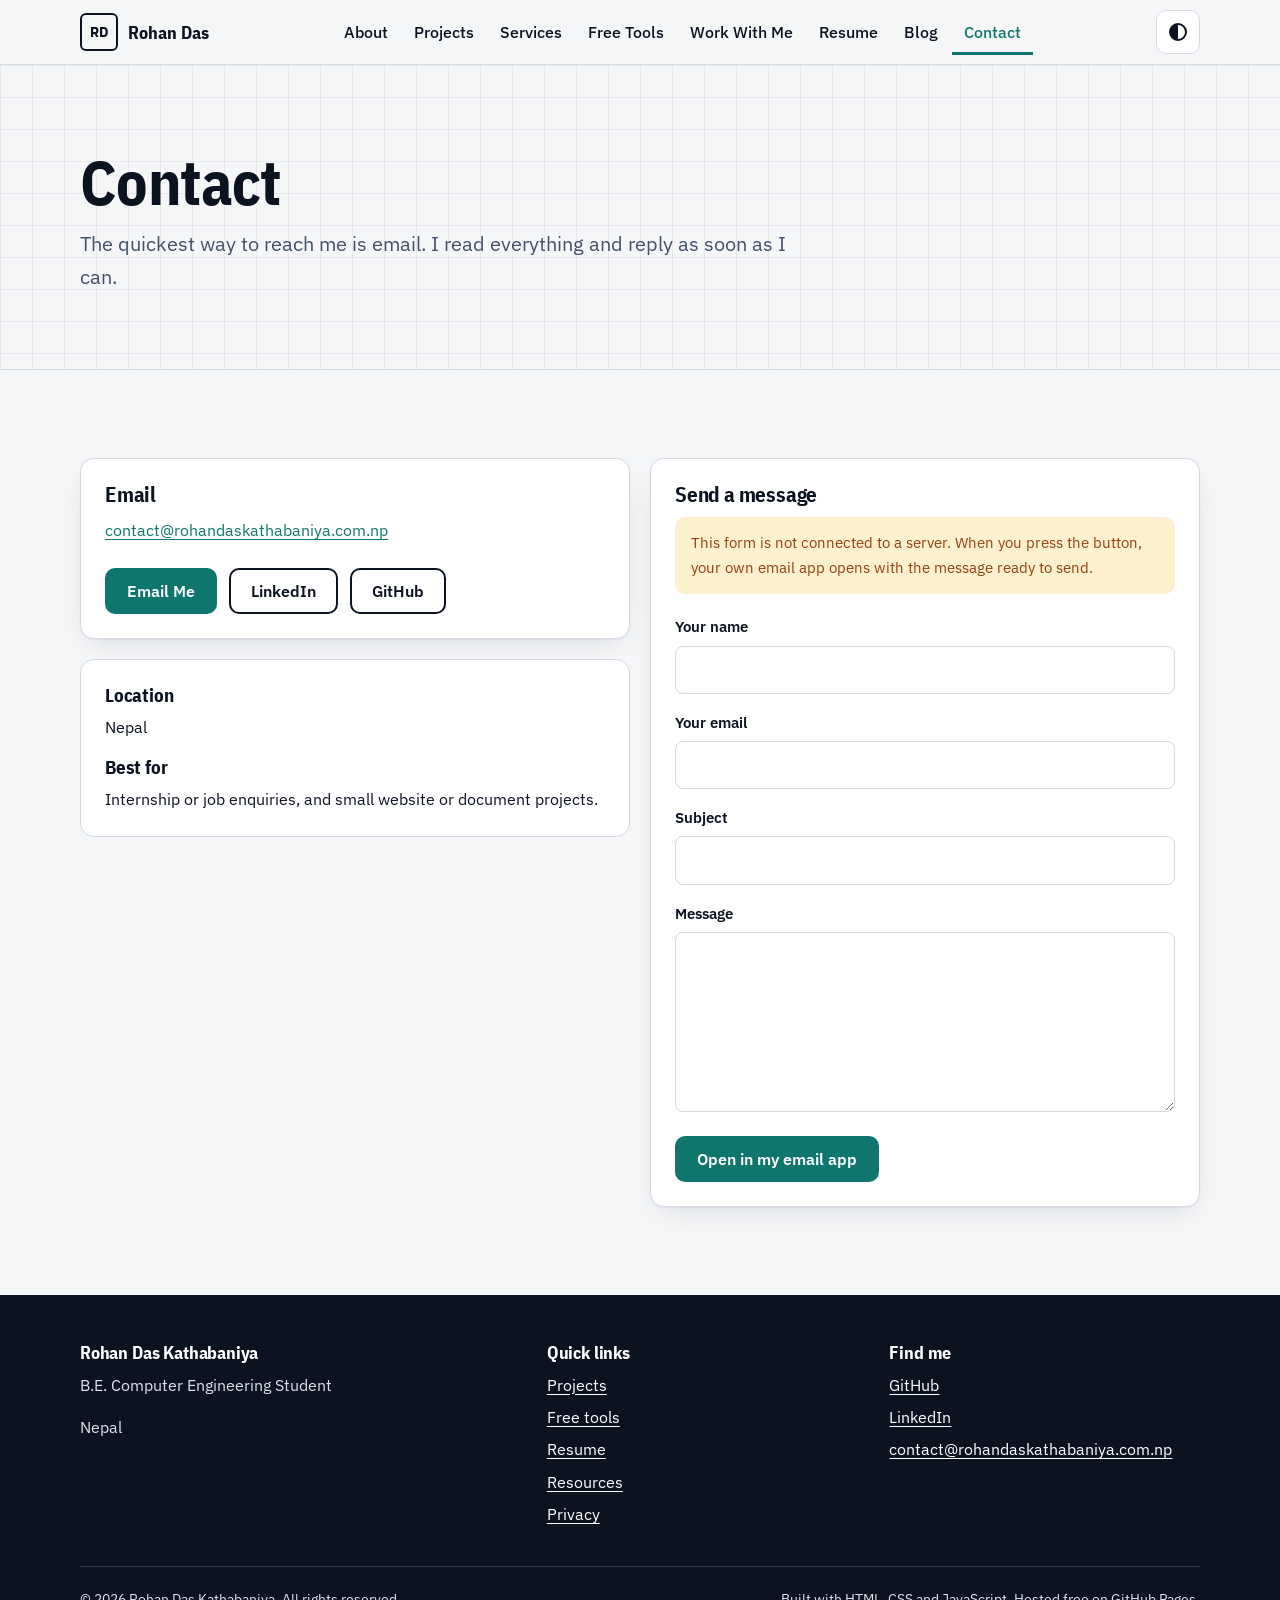
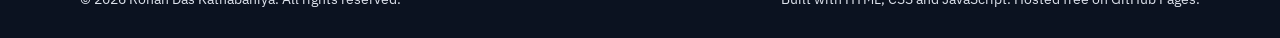
<file: contact.html>
<!DOCTYPE html>
<html lang="en">
<head>
<meta charset="utf-8">
<meta name="viewport" content="width=device-width, initial-scale=1">
<title>Contact | Rohan Das Kathabaniya</title>
<meta name="description" content="Contact Rohan Das Kathabaniya about internships, entry-level jobs, freelance projects and remote work. Email, LinkedIn and GitHub.">
<link rel="canonical" href="https://rohandaskathabaniya.com.np/contact.html">
<meta name="robots" content="index, follow">
<meta name="author" content="Rohan Das Kathabaniya">
<meta name="theme-color" content="#0B1220">
<!-- Open Graph / social sharing -->
<meta property="og:type" content="website">
<meta property="og:site_name" content="Rohan Das | Computer Engineering &amp; Technology">
<meta property="og:title" content="Contact | Rohan Das Kathabaniya">
<meta property="og:description" content="Contact Rohan Das Kathabaniya about internships, entry-level jobs, freelance projects and remote work. Email, LinkedIn and GitHub.">
<meta property="og:url" content="https://rohandaskathabaniya.com.np/contact.html">
<meta property="og:image" content="https://rohandaskathabaniya.com.np/assets/og-image.png">
<meta property="og:image:alt" content="Rohan Das Kathabaniya, B.E. Computer Engineering student">
<meta name="twitter:card" content="summary_large_image">
<!-- Google Search Console verification goes here later (a tag Google gives you). Do not invent one. -->
<link rel="icon" href="assets/favicon.ico" sizes="32x32">
<link rel="icon" href="assets/favicon.svg" type="image/svg+xml">
<link rel="preconnect" href="https://fonts.googleapis.com">
<link rel="preconnect" href="https://fonts.gstatic.com" crossorigin>
<link rel="stylesheet" href="https://fonts.googleapis.com/css2?family=IBM+Plex+Sans:wght@400;500;600&amp;family=IBM+Plex+Sans+Condensed:wght@500;600;700&amp;display=swap">
<link rel="stylesheet" href="style.css">
<script>try{var t=localStorage.getItem('theme')||(matchMedia('(prefers-color-scheme:dark)').matches?'dark':'light');document.documentElement.dataset.theme=t}catch(e){}</script>
</head>
<body data-page="contact">
<a class="skip" href="#main">Skip to content</a>
<div id="site-header"></div>
<main id="main">
<section class="hero" style="padding-block:clamp(32px,5vw,56px)">
  <div class="container">
    <h1>Contact</h1>
    <p class="lead">The quickest way to reach me is email. I read everything and reply as soon as I can.</p>
  </div>
</section>
<section class="section">
  <div class="container grid grid-2" style="align-items:start">
    <div>
      <div class="card" style="margin-bottom:20px">
        <h2 style="font-size:1.3rem">Email</h2>
        <p><a data-site="email" href="mailto:contact@rohandaskathabaniya.com.np">contact@rohandaskathabaniya.com.np</a></p>
        <div class="btn-row" style="margin-bottom:0">
          <a class="btn btn-primary" data-mail href="mailto:contact@rohandaskathabaniya.com.np">Email Me</a>
          <a class="btn btn-secondary" data-site="linkedin" href="https://www.linkedin.com/in/rohan-das-kathabaniya-435199326" target="_blank" rel="noopener noreferrer">LinkedIn</a>
          <a class="btn btn-secondary" data-site="github" href="https://github.com/rohandaskathabaniya-art" target="_blank" rel="noopener noreferrer">GitHub</a>
        </div>
      </div>
      <div class="card flat"><h3>Location</h3><p>Nepal</p><h3>Best for</h3><p>Internship or job enquiries, and small website or document projects.</p></div>
    </div>
    <div class="card">
      <h2 style="font-size:1.3rem">Send a message</h2>
      <div class="notice">This form is not connected to a server. When you press the button, your own email app opens with the message ready to send.</div>
      <form id="contact-form" novalidate>
        <div class="field"><label for="c-name">Your name</label><input id="c-name" name="name" type="text" required autocomplete="name"></div>
        <div class="field"><label for="c-email">Your email</label><input id="c-email" name="email" type="email" required autocomplete="email"></div>
        <div class="field"><label for="c-subject">Subject</label><input id="c-subject" name="subject" type="text" autocomplete="off"></div>
        <div class="field"><label for="c-msg">Message</label><textarea id="c-msg" name="message" rows="6" required></textarea></div>
        <button class="btn btn-primary" type="submit">Open in my email app</button>
      </form>
    </div>
  </div>
</section>

</main>
<div id="site-footer"></div>
<noscript><p style="padding:16px;text-align:center">This site works best with JavaScript turned on. You can still email me at contact@rohandaskathabaniya.com.np.</p></noscript>
<script src="script.js" defer></script>

</body>
</html>
</file>
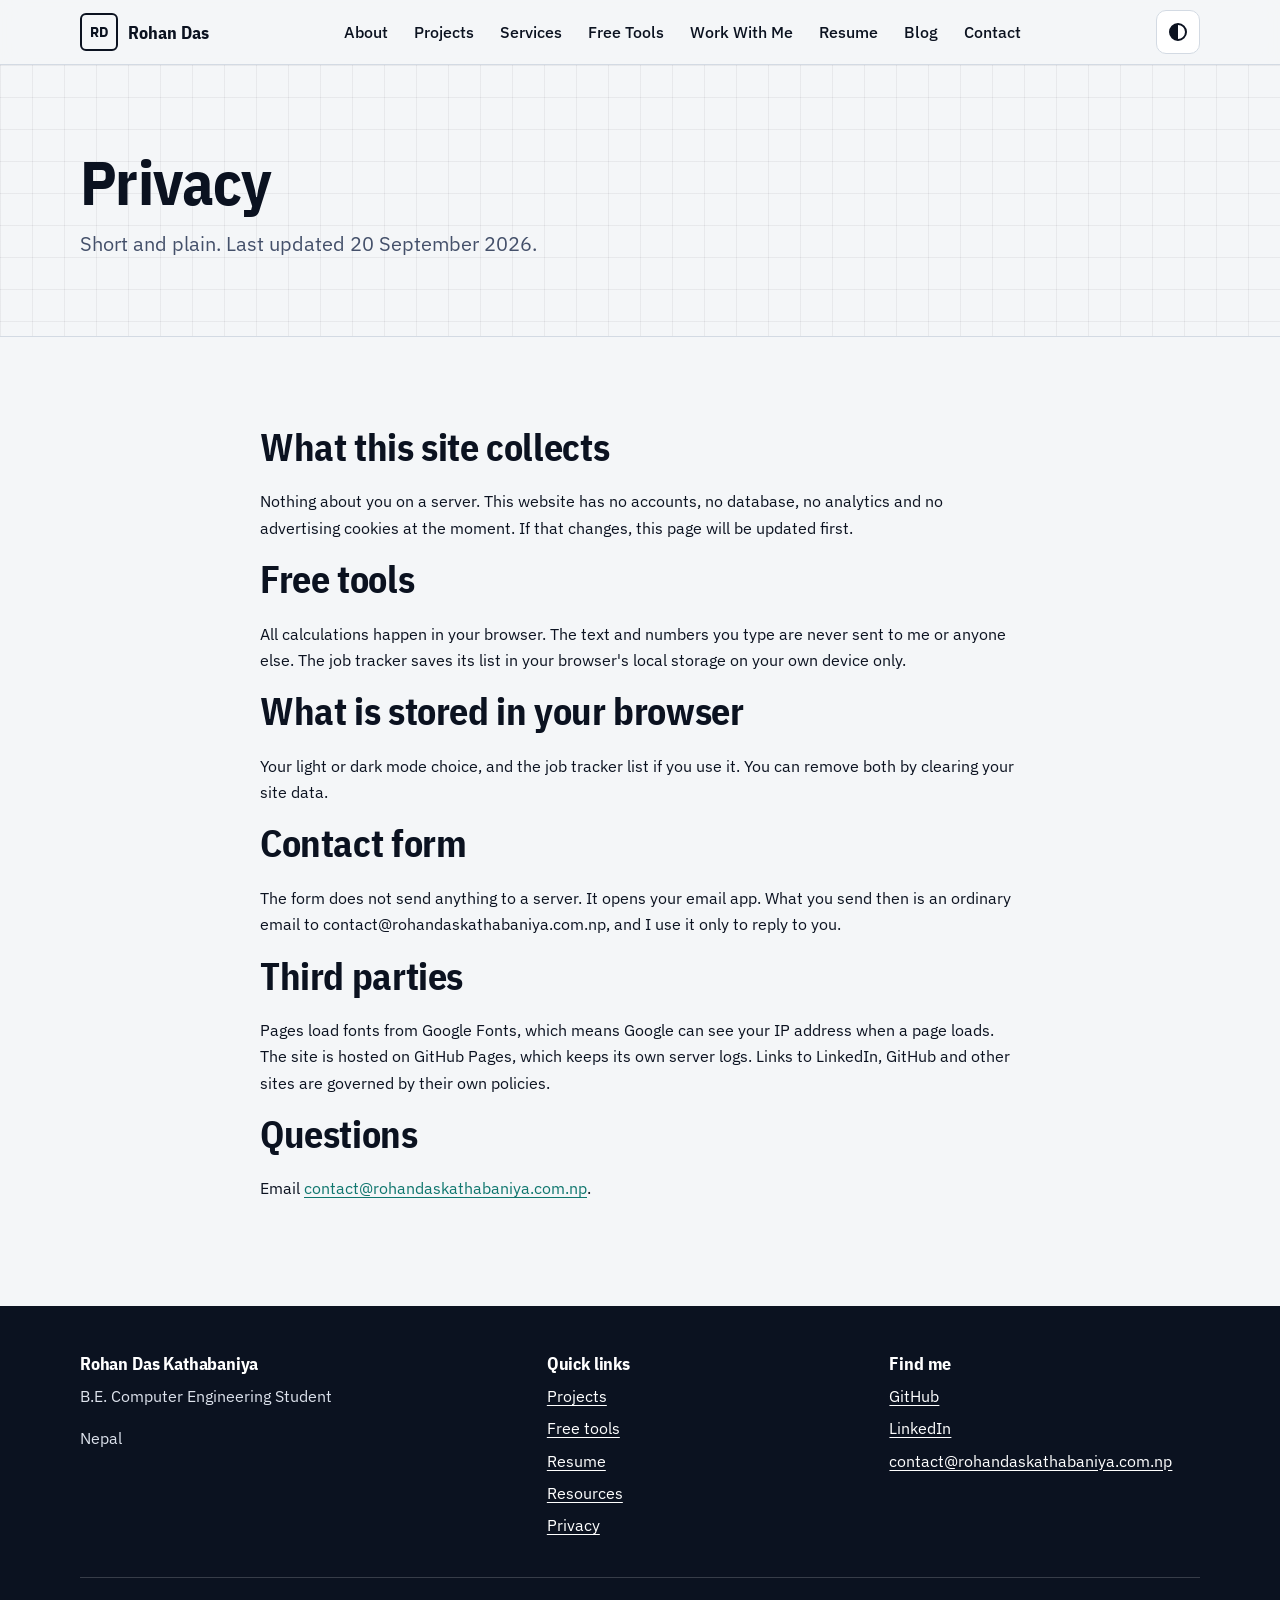
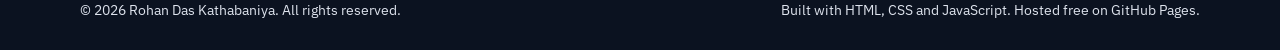
<file: privacy.html>
<!DOCTYPE html>
<html lang="en">
<head>
<meta charset="utf-8">
<meta name="viewport" content="width=device-width, initial-scale=1">
<title>Privacy | Rohan Das Kathabaniya</title>
<meta name="description" content="Privacy notice for rohandaskathabaniya.com.np: no accounts, no analytics, tools run in your browser.">
<link rel="canonical" href="https://rohandaskathabaniya.com.np/privacy.html">
<meta name="robots" content="index, follow">
<meta name="author" content="Rohan Das Kathabaniya">
<meta name="theme-color" content="#0B1220">
<!-- Open Graph / social sharing -->
<meta property="og:type" content="website">
<meta property="og:site_name" content="Rohan Das | Computer Engineering &amp; Technology">
<meta property="og:title" content="Privacy | Rohan Das Kathabaniya">
<meta property="og:description" content="Privacy notice for rohandaskathabaniya.com.np: no accounts, no analytics, tools run in your browser.">
<meta property="og:url" content="https://rohandaskathabaniya.com.np/privacy.html">
<meta property="og:image" content="https://rohandaskathabaniya.com.np/assets/og-image.png">
<meta property="og:image:alt" content="Rohan Das Kathabaniya, B.E. Computer Engineering student">
<meta name="twitter:card" content="summary_large_image">
<!-- Google Search Console verification goes here later (a tag Google gives you). Do not invent one. -->
<link rel="icon" href="assets/favicon.ico" sizes="32x32">
<link rel="icon" href="assets/favicon.svg" type="image/svg+xml">
<link rel="preconnect" href="https://fonts.googleapis.com">
<link rel="preconnect" href="https://fonts.gstatic.com" crossorigin>
<link rel="stylesheet" href="https://fonts.googleapis.com/css2?family=IBM+Plex+Sans:wght@400;500;600&amp;family=IBM+Plex+Sans+Condensed:wght@500;600;700&amp;display=swap">
<link rel="stylesheet" href="style.css">
<script>try{var t=localStorage.getItem('theme')||(matchMedia('(prefers-color-scheme:dark)').matches?'dark':'light');document.documentElement.dataset.theme=t}catch(e){}</script>
</head>
<body data-page="privacy">
<a class="skip" href="#main">Skip to content</a>
<div id="site-header"></div>
<main id="main">
<section class="hero" style="padding-block:clamp(32px,5vw,56px)">
  <div class="container">
    <h1>Privacy</h1>
    <p class="lead">Short and plain. Last updated 20 September 2026.</p>
  </div>
</section>
<section class="section">
  <div class="container" style="max-width:760px">
    <h2>What this site collects</h2>
    <p>Nothing about you on a server. This website has no accounts, no database, no analytics and no advertising cookies at the moment. If that changes, this page will be updated first.</p>
    <h2>Free tools</h2>
    <p>All calculations happen in your browser. The text and numbers you type are never sent to me or anyone else. The job tracker saves its list in your browser's local storage on your own device only.</p>
    <h2>What is stored in your browser</h2>
    <p>Your light or dark mode choice, and the job tracker list if you use it. You can remove both by clearing your site data.</p>
    <h2>Contact form</h2>
    <p>The form does not send anything to a server. It opens your email app. What you send then is an ordinary email to contact@rohandaskathabaniya.com.np, and I use it only to reply to you.</p>
    <h2>Third parties</h2>
    <p>Pages load fonts from Google Fonts, which means Google can see your IP address when a page loads. The site is hosted on GitHub Pages, which keeps its own server logs. Links to LinkedIn, GitHub and other sites are governed by their own policies.</p>
    <h2>Questions</h2>
    <p>Email <a data-site="email" href="mailto:contact@rohandaskathabaniya.com.np">contact@rohandaskathabaniya.com.np</a>.</p>
  </div>
</section>

</main>
<div id="site-footer"></div>
<noscript><p style="padding:16px;text-align:center">This site works best with JavaScript turned on. You can still email me at contact@rohandaskathabaniya.com.np.</p></noscript>
<script src="script.js" defer></script>

</body>
</html>
</file>
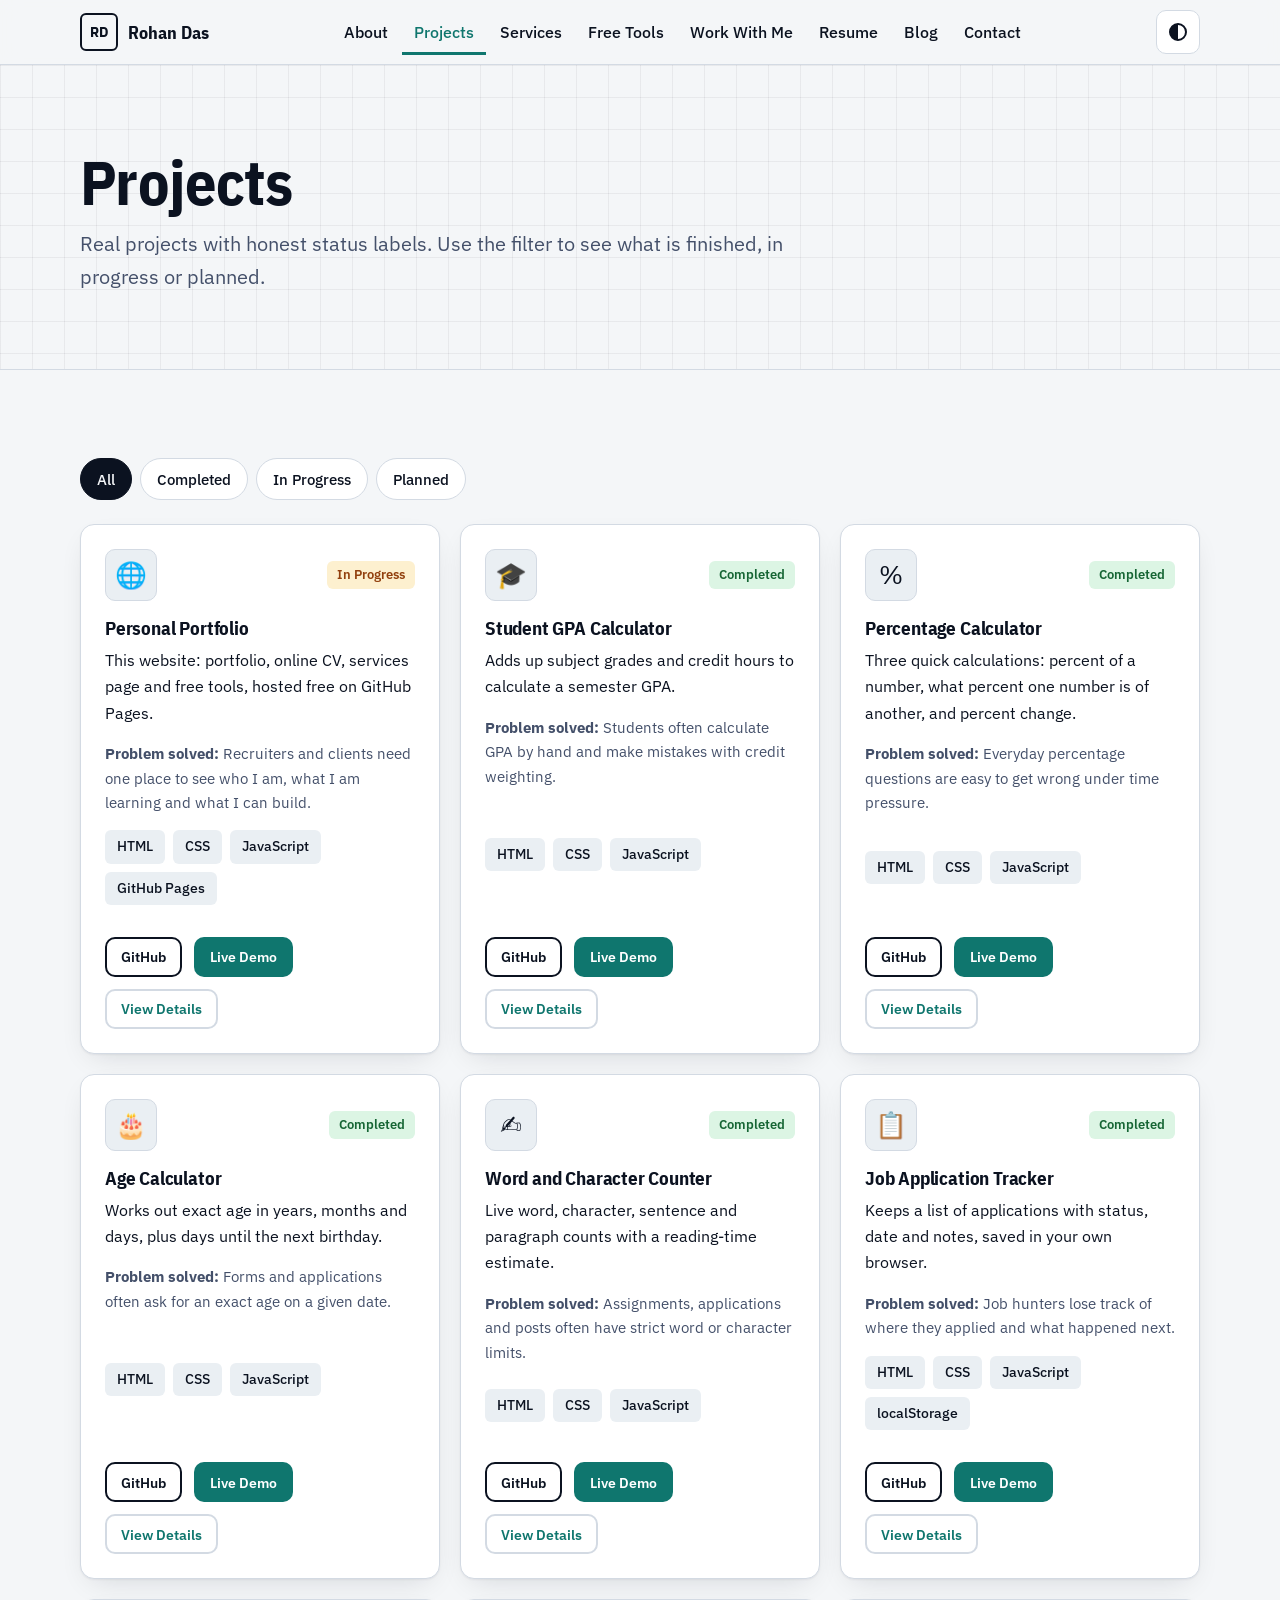
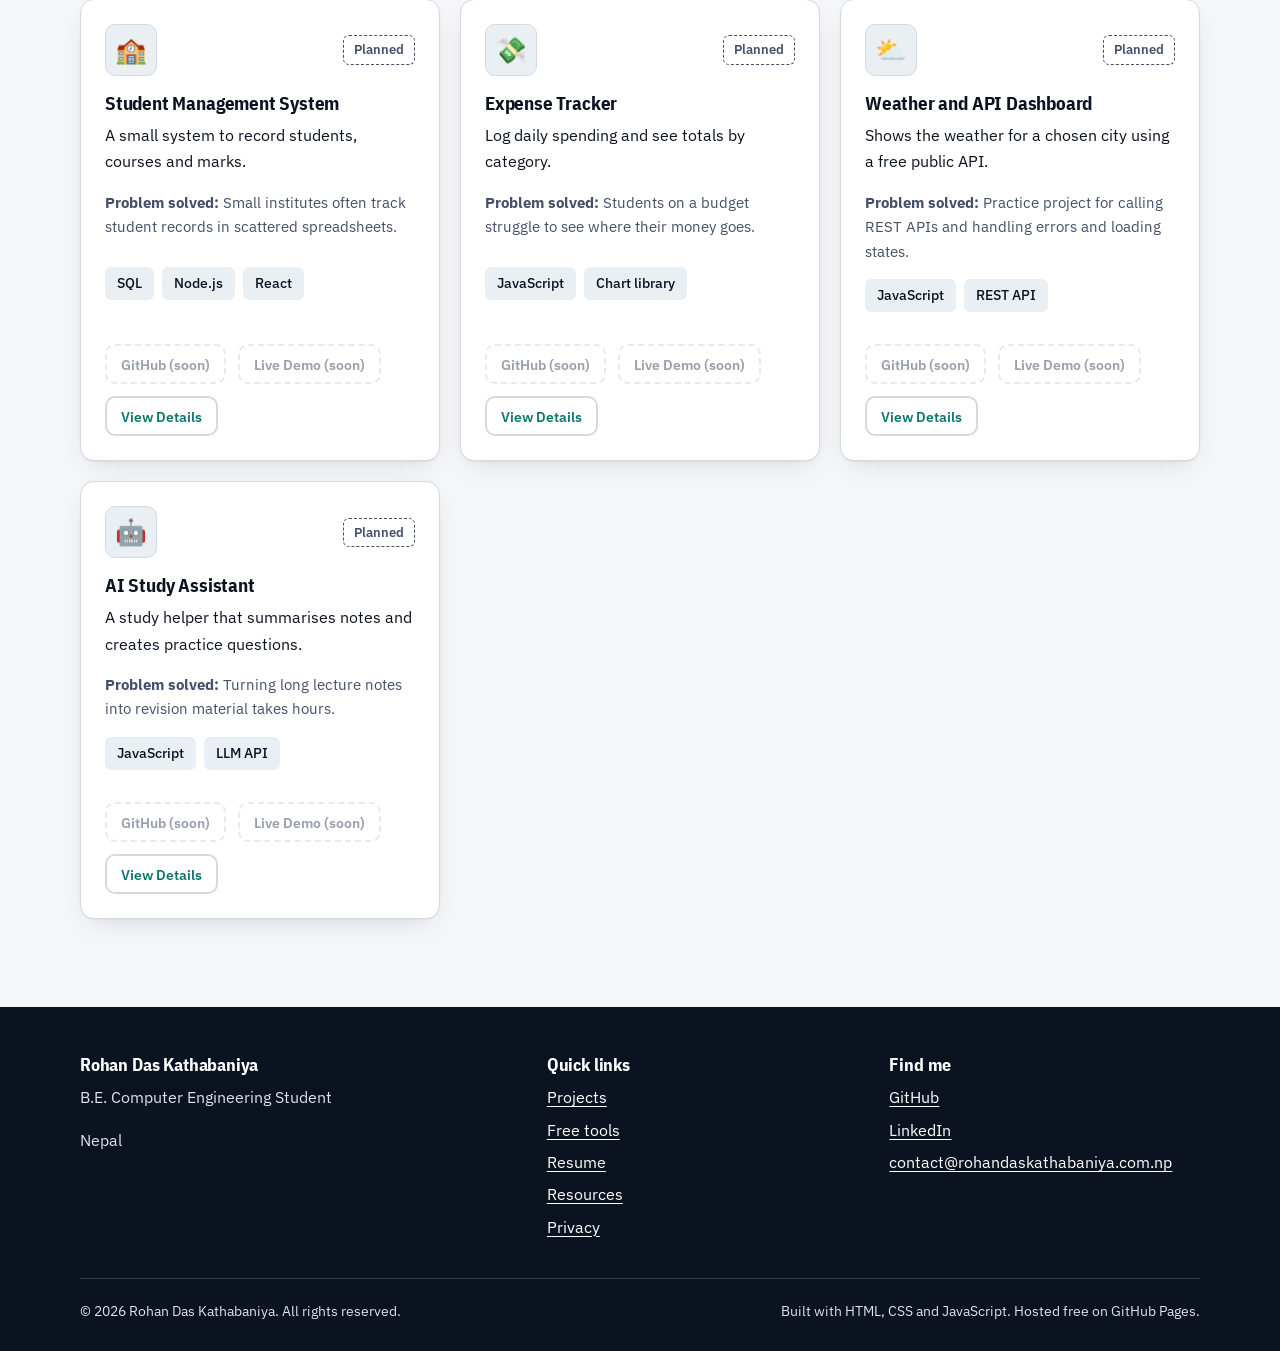
<file: projects.html>
<!DOCTYPE html>
<html lang="en">
<head>
<meta charset="utf-8">
<meta name="viewport" content="width=device-width, initial-scale=1">
<title>Projects | Rohan Das Kathabaniya</title>
<meta name="description" content="Web projects and tools by Rohan Das Kathabaniya, each marked Completed, In Progress or Planned, with GitHub links and demos.">
<link rel="canonical" href="https://rohandaskathabaniya.com.np/projects.html">
<meta name="robots" content="index, follow">
<meta name="author" content="Rohan Das Kathabaniya">
<meta name="theme-color" content="#0B1220">
<!-- Open Graph / social sharing -->
<meta property="og:type" content="website">
<meta property="og:site_name" content="Rohan Das | Computer Engineering &amp; Technology">
<meta property="og:title" content="Projects | Rohan Das Kathabaniya">
<meta property="og:description" content="Web projects and tools by Rohan Das Kathabaniya, each marked Completed, In Progress or Planned, with GitHub links and demos.">
<meta property="og:url" content="https://rohandaskathabaniya.com.np/projects.html">
<meta property="og:image" content="https://rohandaskathabaniya.com.np/assets/og-image.png">
<meta property="og:image:alt" content="Rohan Das Kathabaniya, B.E. Computer Engineering student">
<meta name="twitter:card" content="summary_large_image">
<!-- Google Search Console verification goes here later (a tag Google gives you). Do not invent one. -->
<link rel="icon" href="assets/favicon.ico" sizes="32x32">
<link rel="icon" href="assets/favicon.svg" type="image/svg+xml">
<link rel="preconnect" href="https://fonts.googleapis.com">
<link rel="preconnect" href="https://fonts.gstatic.com" crossorigin>
<link rel="stylesheet" href="https://fonts.googleapis.com/css2?family=IBM+Plex+Sans:wght@400;500;600&amp;family=IBM+Plex+Sans+Condensed:wght@500;600;700&amp;display=swap">
<link rel="stylesheet" href="style.css">
<script>try{var t=localStorage.getItem('theme')||(matchMedia('(prefers-color-scheme:dark)').matches?'dark':'light');document.documentElement.dataset.theme=t}catch(e){}</script>
</head>
<body data-page="projects">
<a class="skip" href="#main">Skip to content</a>
<div id="site-header"></div>
<main id="main">
<section class="hero" style="padding-block:clamp(32px,5vw,56px)">
  <div class="container">
    <h1>Projects</h1>
    <p class="lead">Real projects with honest status labels. Use the filter to see what is finished, in progress or planned.</p>
  </div>
</section>
<section class="section">
  <div class="container">
    <div data-projects><p class="empty">Loading projects...</p></div>
  </div>
</section>

</main>
<div id="site-footer"></div>
<noscript><p style="padding:16px;text-align:center">This site works best with JavaScript turned on. You can still email me at contact@rohandaskathabaniya.com.np.</p></noscript>
<script src="script.js" defer></script>

</body>
</html>
</file>
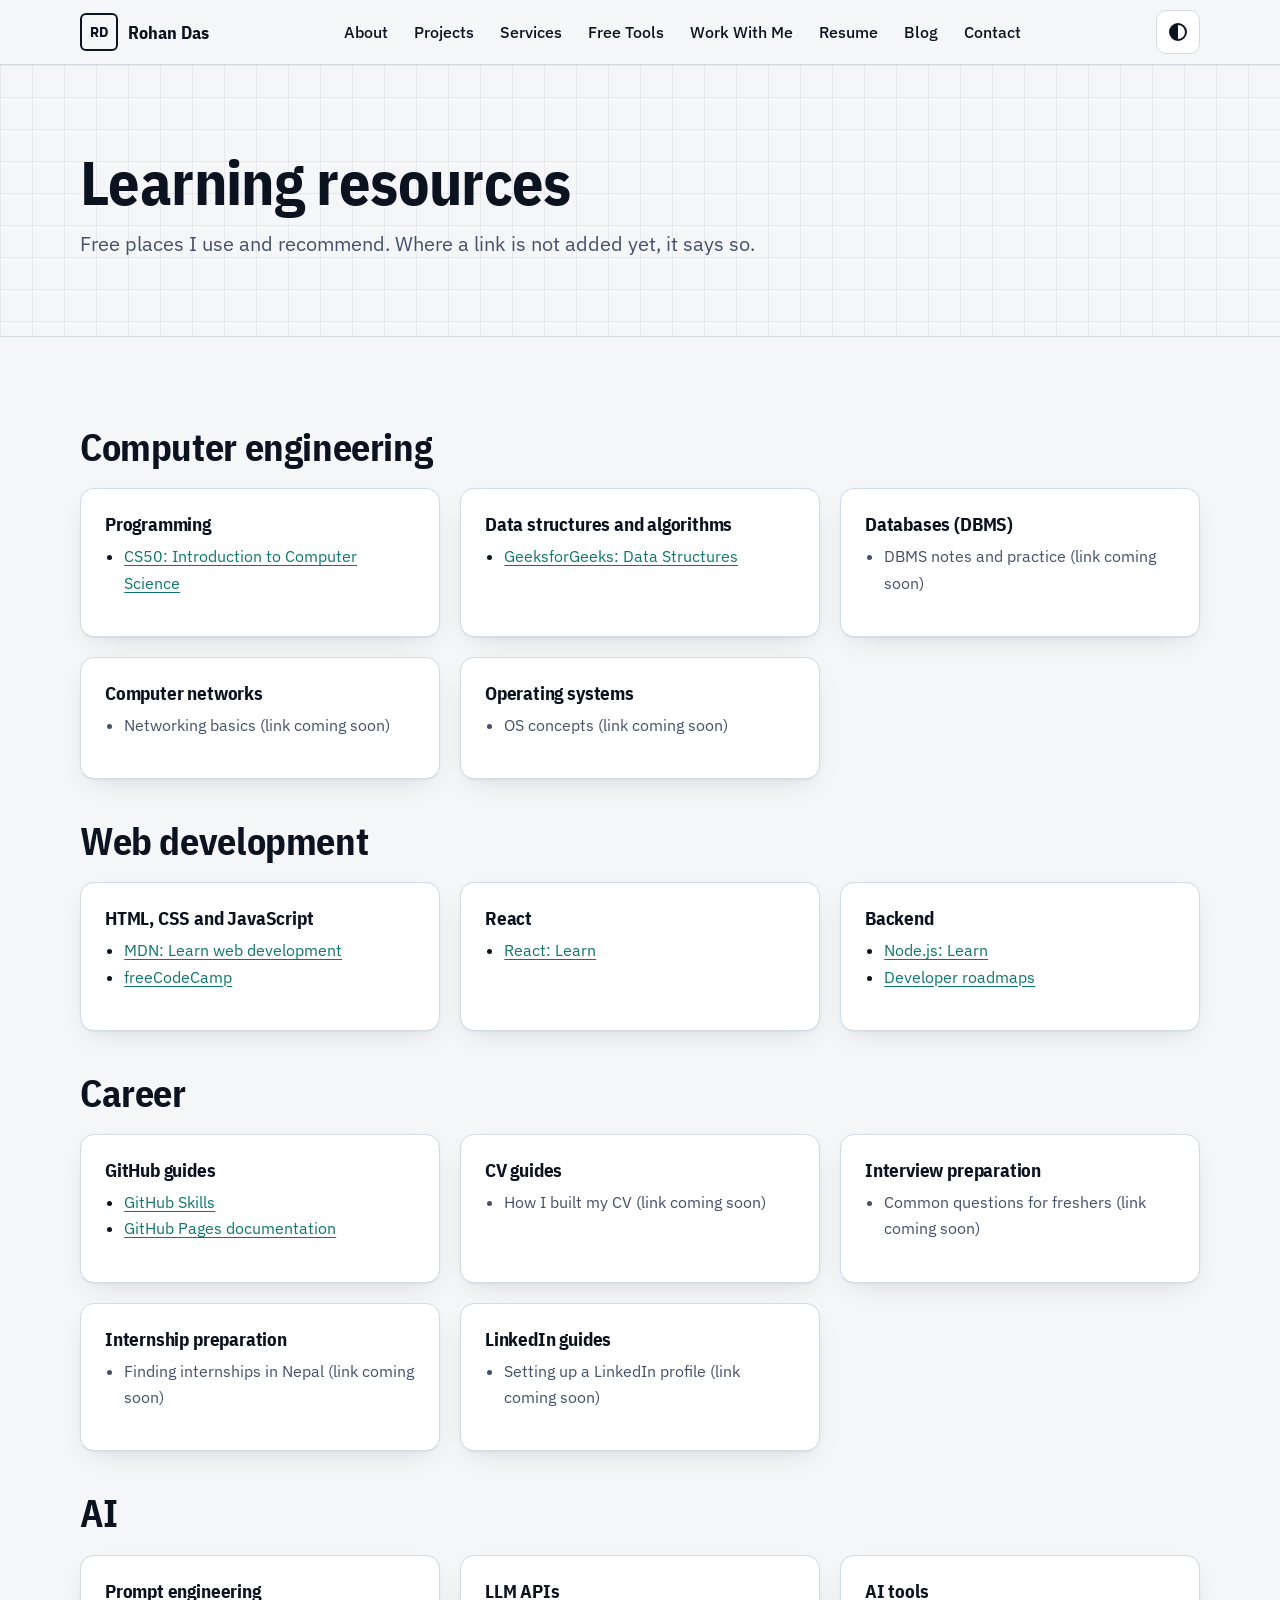
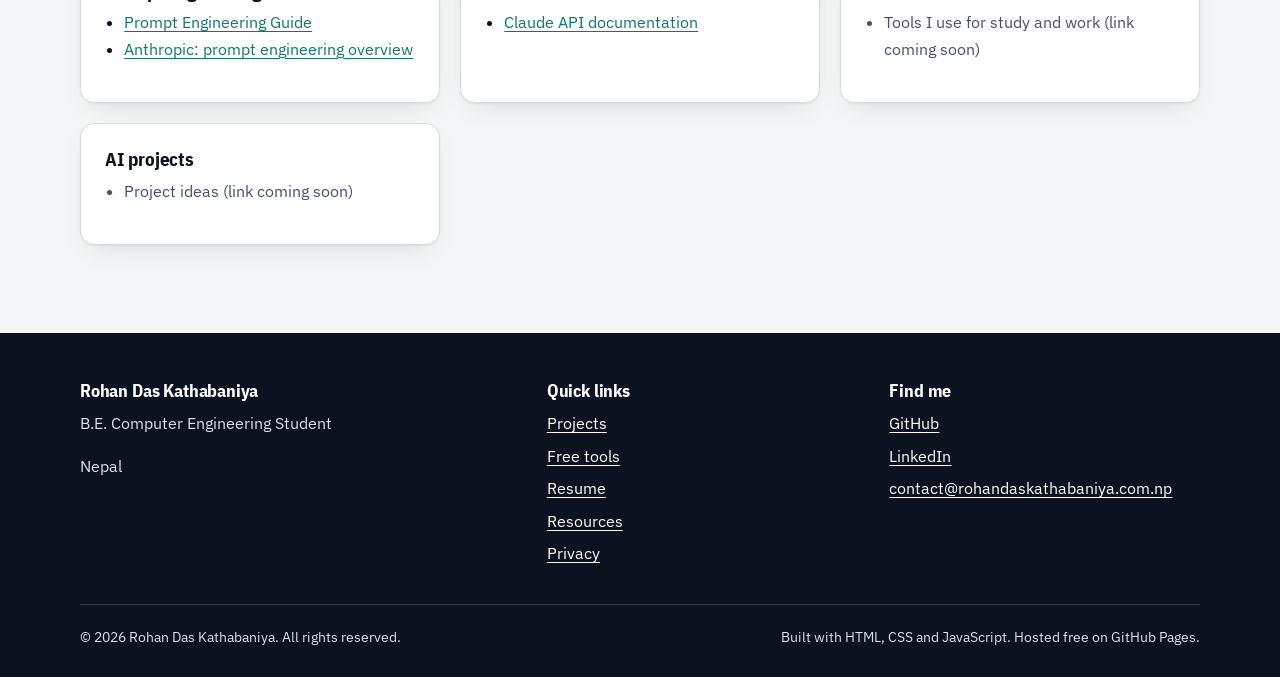
<file: resources.html>
<!DOCTYPE html>
<html lang="en">
<head>
<meta charset="utf-8">
<meta name="viewport" content="width=device-width, initial-scale=1">
<title>Learning Resources | Rohan Das Kathabaniya</title>
<meta name="description" content="Free learning resources for computer engineering, web development, career preparation and AI, collected by Rohan Das Kathabaniya.">
<link rel="canonical" href="https://rohandaskathabaniya.com.np/resources.html">
<meta name="robots" content="index, follow">
<meta name="author" content="Rohan Das Kathabaniya">
<meta name="theme-color" content="#0B1220">
<!-- Open Graph / social sharing -->
<meta property="og:type" content="website">
<meta property="og:site_name" content="Rohan Das | Computer Engineering &amp; Technology">
<meta property="og:title" content="Learning Resources | Rohan Das Kathabaniya">
<meta property="og:description" content="Free learning resources for computer engineering, web development, career preparation and AI, collected by Rohan Das Kathabaniya.">
<meta property="og:url" content="https://rohandaskathabaniya.com.np/resources.html">
<meta property="og:image" content="https://rohandaskathabaniya.com.np/assets/og-image.png">
<meta property="og:image:alt" content="Rohan Das Kathabaniya, B.E. Computer Engineering student">
<meta name="twitter:card" content="summary_large_image">
<!-- Google Search Console verification goes here later (a tag Google gives you). Do not invent one. -->
<link rel="icon" href="assets/favicon.ico" sizes="32x32">
<link rel="icon" href="assets/favicon.svg" type="image/svg+xml">
<link rel="preconnect" href="https://fonts.googleapis.com">
<link rel="preconnect" href="https://fonts.gstatic.com" crossorigin>
<link rel="stylesheet" href="https://fonts.googleapis.com/css2?family=IBM+Plex+Sans:wght@400;500;600&amp;family=IBM+Plex+Sans+Condensed:wght@500;600;700&amp;display=swap">
<link rel="stylesheet" href="style.css">
<script>try{var t=localStorage.getItem('theme')||(matchMedia('(prefers-color-scheme:dark)').matches?'dark':'light');document.documentElement.dataset.theme=t}catch(e){}</script>
</head>
<body data-page="resources">
<a class="skip" href="#main">Skip to content</a>
<div id="site-header"></div>
<main id="main">
<section class="hero" style="padding-block:clamp(32px,5vw,56px)">
  <div class="container">
    <h1>Learning resources</h1>
    <p class="lead">Free places I use and recommend. Where a link is not added yet, it says so.</p>
  </div>
</section>
<section class="section">
  <div class="container">
    <h2>Computer engineering</h2>
    <div class="grid grid-3" style="margin-bottom:2.5rem">
<div class="card"><h3>Programming</h3><ul><li><a href="https://cs50.harvard.edu/x/" target="_blank" rel="noopener noreferrer">CS50: Introduction to Computer Science</a></li></ul></div>
<div class="card"><h3>Data structures and algorithms</h3><ul><li><a href="https://www.geeksforgeeks.org/data-structures/" target="_blank" rel="noopener noreferrer">GeeksforGeeks: Data Structures</a></li></ul></div>
<div class="card"><h3>Databases (DBMS)</h3><ul><li class="muted">DBMS notes and practice (link coming soon)</li></ul></div>
<div class="card"><h3>Computer networks</h3><ul><li class="muted">Networking basics (link coming soon)</li></ul></div>
<div class="card"><h3>Operating systems</h3><ul><li class="muted">OS concepts (link coming soon)</li></ul></div>
    </div>
    <h2>Web development</h2>
    <div class="grid grid-3" style="margin-bottom:2.5rem">
<div class="card"><h3>HTML, CSS and JavaScript</h3><ul><li><a href="https://developer.mozilla.org/en-US/docs/Learn_web_development" target="_blank" rel="noopener noreferrer">MDN: Learn web development</a></li><li><a href="https://www.freecodecamp.org/" target="_blank" rel="noopener noreferrer">freeCodeCamp</a></li></ul></div>
<div class="card"><h3>React</h3><ul><li><a href="https://react.dev/learn" target="_blank" rel="noopener noreferrer">React: Learn</a></li></ul></div>
<div class="card"><h3>Backend</h3><ul><li><a href="https://nodejs.org/en/learn" target="_blank" rel="noopener noreferrer">Node.js: Learn</a></li><li><a href="https://roadmap.sh/" target="_blank" rel="noopener noreferrer">Developer roadmaps</a></li></ul></div>
    </div>
    <h2>Career</h2>
    <div class="grid grid-3" style="margin-bottom:2.5rem">
<div class="card"><h3>GitHub guides</h3><ul><li><a href="https://skills.github.com/" target="_blank" rel="noopener noreferrer">GitHub Skills</a></li><li><a href="https://docs.github.com/en/pages" target="_blank" rel="noopener noreferrer">GitHub Pages documentation</a></li></ul></div>
<div class="card"><h3>CV guides</h3><ul><li class="muted">How I built my CV (link coming soon)</li></ul></div>
<div class="card"><h3>Interview preparation</h3><ul><li class="muted">Common questions for freshers (link coming soon)</li></ul></div>
<div class="card"><h3>Internship preparation</h3><ul><li class="muted">Finding internships in Nepal (link coming soon)</li></ul></div>
<div class="card"><h3>LinkedIn guides</h3><ul><li class="muted">Setting up a LinkedIn profile (link coming soon)</li></ul></div>
    </div>
    <h2>AI</h2>
    <div class="grid grid-3">
<div class="card"><h3>Prompt engineering</h3><ul><li><a href="https://www.promptingguide.ai/" target="_blank" rel="noopener noreferrer">Prompt Engineering Guide</a></li><li><a href="https://docs.claude.com/en/docs/build-with-claude/prompt-engineering/overview" target="_blank" rel="noopener noreferrer">Anthropic: prompt engineering overview</a></li></ul></div>
<div class="card"><h3>LLM APIs</h3><ul><li><a href="https://docs.claude.com" target="_blank" rel="noopener noreferrer">Claude API documentation</a></li></ul></div>
<div class="card"><h3>AI tools</h3><ul><li class="muted">Tools I use for study and work (link coming soon)</li></ul></div>
<div class="card"><h3>AI projects</h3><ul><li class="muted">Project ideas (link coming soon)</li></ul></div>
    </div>
  </div>
</section>

</main>
<div id="site-footer"></div>
<noscript><p style="padding:16px;text-align:center">This site works best with JavaScript turned on. You can still email me at contact@rohandaskathabaniya.com.np.</p></noscript>
<script src="script.js" defer></script>

</body>
</html>
</file>
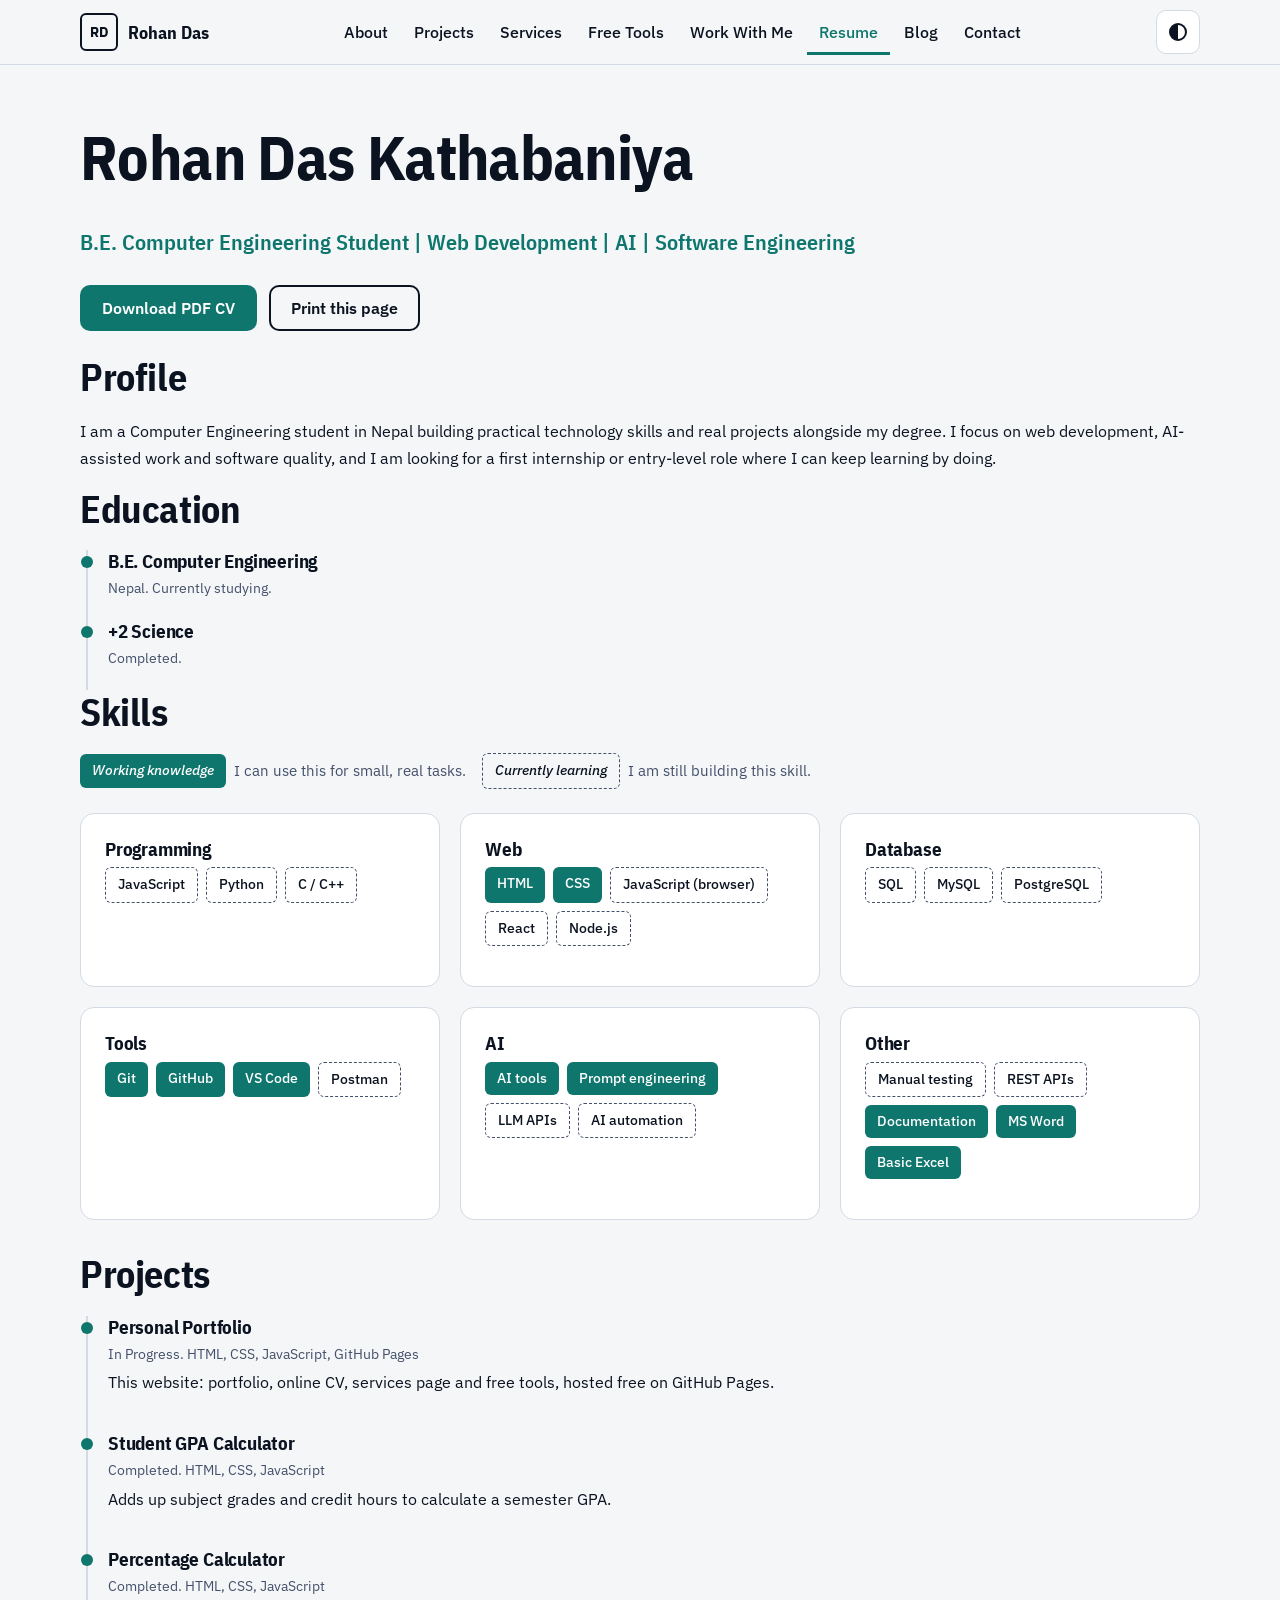
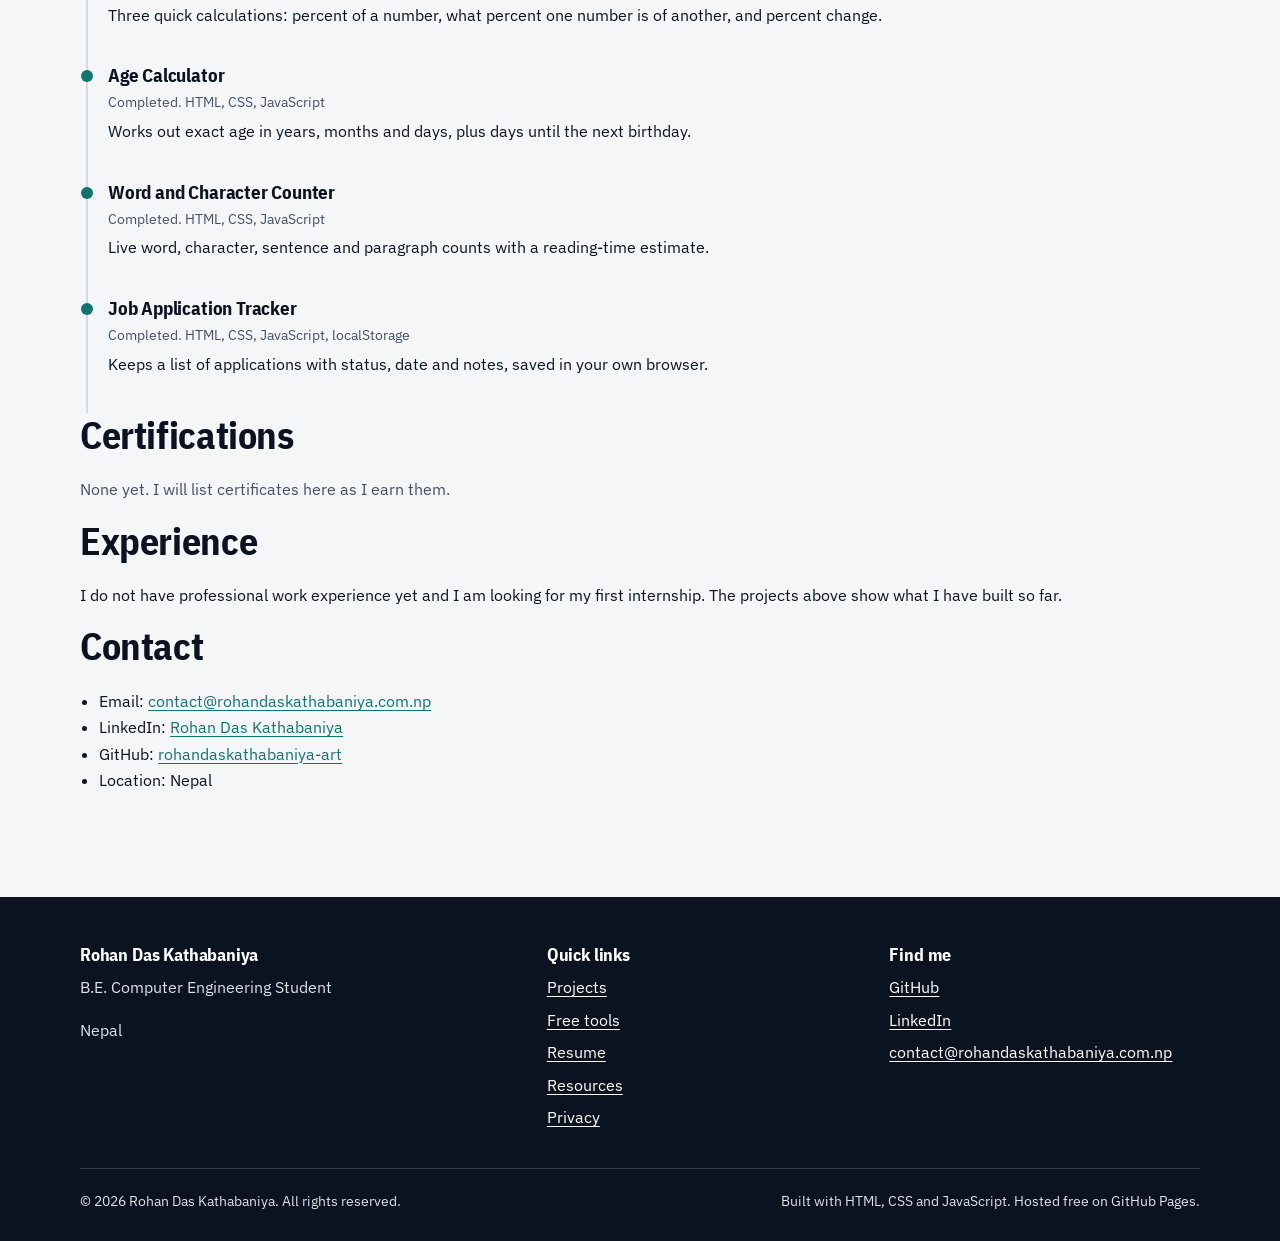
<file: resume.html>
<!DOCTYPE html>
<html lang="en">
<head>
<meta charset="utf-8">
<meta name="viewport" content="width=device-width, initial-scale=1">
<title>Resume / CV | Rohan Das Kathabaniya</title>
<meta name="description" content="Online CV of Rohan Das Kathabaniya: profile, education, skills, projects and contact details. Download the PDF version.">
<link rel="canonical" href="https://rohandaskathabaniya.com.np/resume.html">
<meta name="robots" content="index, follow">
<meta name="author" content="Rohan Das Kathabaniya">
<meta name="theme-color" content="#0B1220">
<!-- Open Graph / social sharing -->
<meta property="og:type" content="website">
<meta property="og:site_name" content="Rohan Das | Computer Engineering &amp; Technology">
<meta property="og:title" content="Resume / CV | Rohan Das Kathabaniya">
<meta property="og:description" content="Online CV of Rohan Das Kathabaniya: profile, education, skills, projects and contact details. Download the PDF version.">
<meta property="og:url" content="https://rohandaskathabaniya.com.np/resume.html">
<meta property="og:image" content="https://rohandaskathabaniya.com.np/assets/og-image.png">
<meta property="og:image:alt" content="Rohan Das Kathabaniya, B.E. Computer Engineering student">
<meta name="twitter:card" content="summary_large_image">
<!-- Google Search Console verification goes here later (a tag Google gives you). Do not invent one. -->
<link rel="icon" href="assets/favicon.ico" sizes="32x32">
<link rel="icon" href="assets/favicon.svg" type="image/svg+xml">
<link rel="preconnect" href="https://fonts.googleapis.com">
<link rel="preconnect" href="https://fonts.gstatic.com" crossorigin>
<link rel="stylesheet" href="https://fonts.googleapis.com/css2?family=IBM+Plex+Sans:wght@400;500;600&amp;family=IBM+Plex+Sans+Condensed:wght@500;600;700&amp;display=swap">
<link rel="stylesheet" href="style.css">
<script>try{var t=localStorage.getItem('theme')||(matchMedia('(prefers-color-scheme:dark)').matches?'dark':'light');document.documentElement.dataset.theme=t}catch(e){}</script>
</head>
<body data-page="resume">
<a class="skip" href="#main">Skip to content</a>
<div id="site-header"></div>
<main id="main">

<section class="section" style="padding-top:clamp(32px,5vw,56px)">
  <div class="container">
    <h1>Rohan Das Kathabaniya</h1>
    <p class="headline">B.E. Computer Engineering Student | Web Development | AI | Software Engineering</p>
    <div class="btn-row no-print">
      <a class="btn btn-primary" href="assets/Rohan-Das-Kathabaniya-CV.pdf" data-cv download>Download PDF CV</a>
      <button class="btn btn-secondary" type="button" data-print>Print this page</button>
    </div>

    <h2>Profile</h2>
    <p data-site="intro">I am a Computer Engineering student in Nepal building practical technology skills and real projects alongside my degree. I focus on web development, AI-assisted work and software quality, and I am looking for a first internship or entry-level role where I can keep learning by doing.</p>

    <h2>Education</h2>
    <div class="entry"><h3>B.E. Computer Engineering</h3><span class="when">Nepal. Currently studying.</span></div>
    <div class="entry"><h3>+2 Science</h3><span class="when">Completed.</span></div>

    <h2>Skills</h2>
    <div data-skills="compact"><p class="empty">Loading skills...</p></div>

    <h2 style="margin-top:2rem">Projects</h2>
    <div data-resume-projects><p class="empty">Loading projects...</p></div>

    <h2>Certifications</h2>
    <p class="muted">None yet. I will list certificates here as I earn them.</p>

    <h2>Experience</h2>
    <p>I do not have professional work experience yet and I am looking for my first internship. The projects above show what I have built so far.</p>

    <h2>Contact</h2>
    <ul>
      <li>Email: <a data-site="email" href="mailto:contact@rohandaskathabaniya.com.np">contact@rohandaskathabaniya.com.np</a></li>
      <li>LinkedIn: <a data-site="linkedin" href="https://www.linkedin.com/in/rohan-das-kathabaniya-435199326" target="_blank" rel="noopener noreferrer">Rohan Das Kathabaniya</a></li>
      <li>GitHub: <a data-site="github" href="https://github.com/rohandaskathabaniya-art" target="_blank" rel="noopener noreferrer">rohandaskathabaniya-art</a></li>
      <li>Location: Nepal</li>
    </ul>
  </div>
</section>

</main>
<div id="site-footer"></div>
<noscript><p style="padding:16px;text-align:center">This site works best with JavaScript turned on. You can still email me at contact@rohandaskathabaniya.com.np.</p></noscript>
<script src="script.js" defer></script>

</body>
</html>
</file>
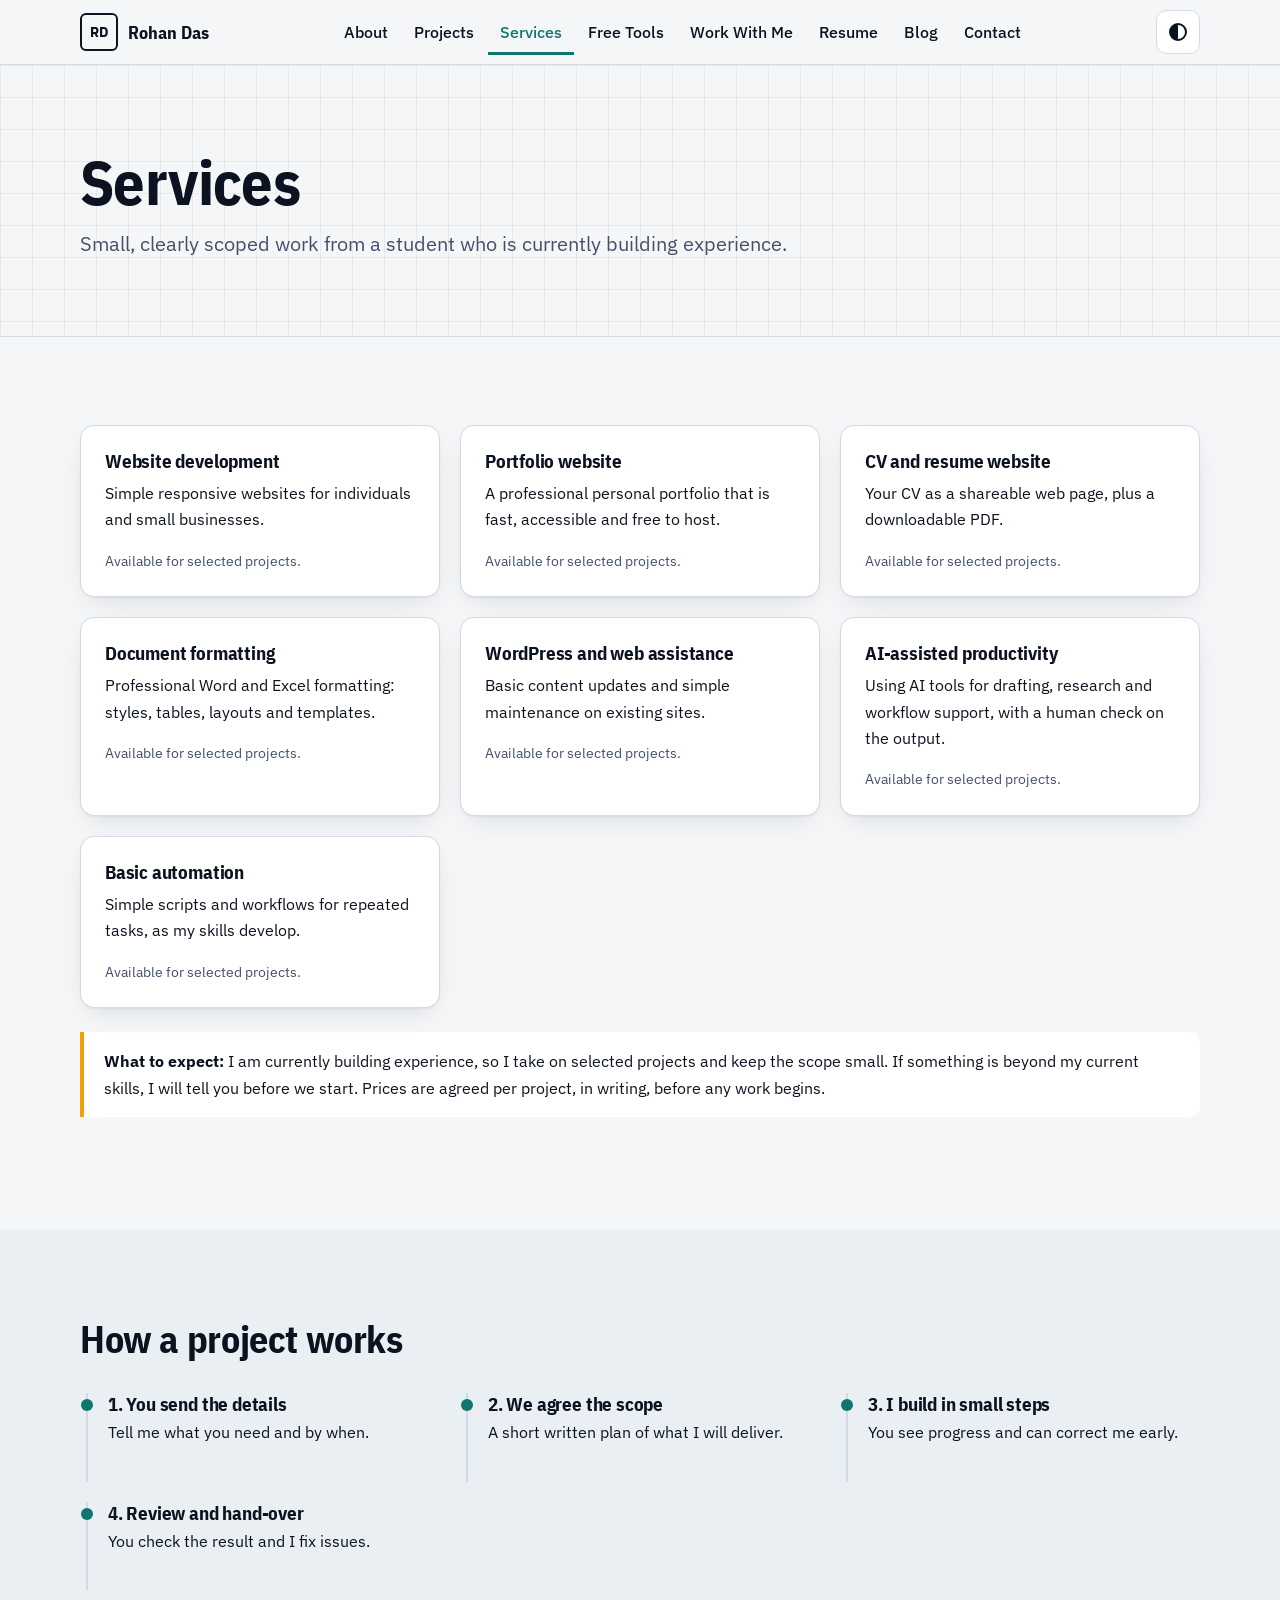
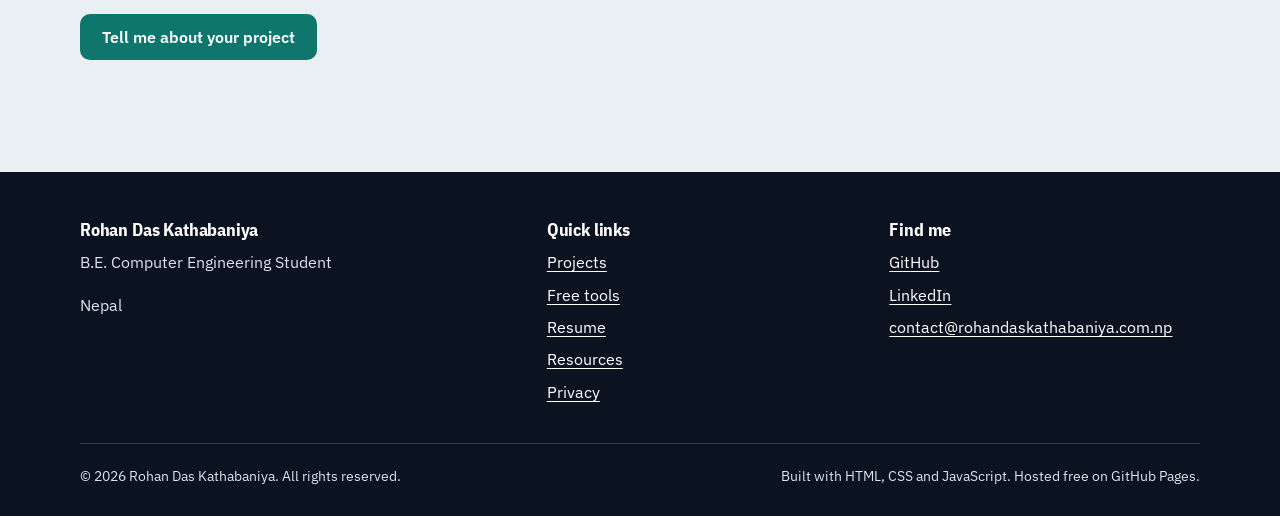
<file: services.html>
<!DOCTYPE html>
<html lang="en">
<head>
<meta charset="utf-8">
<meta name="viewport" content="width=device-width, initial-scale=1">
<title>Services | Rohan Das Kathabaniya</title>
<meta name="description" content="Website development, portfolio sites, CV websites, document formatting and AI-assisted productivity from a Computer Engineering student in Nepal.">
<link rel="canonical" href="https://rohandaskathabaniya.com.np/services.html">
<meta name="robots" content="index, follow">
<meta name="author" content="Rohan Das Kathabaniya">
<meta name="theme-color" content="#0B1220">
<!-- Open Graph / social sharing -->
<meta property="og:type" content="website">
<meta property="og:site_name" content="Rohan Das | Computer Engineering &amp; Technology">
<meta property="og:title" content="Services | Rohan Das Kathabaniya">
<meta property="og:description" content="Website development, portfolio sites, CV websites, document formatting and AI-assisted productivity from a Computer Engineering student in Nepal.">
<meta property="og:url" content="https://rohandaskathabaniya.com.np/services.html">
<meta property="og:image" content="https://rohandaskathabaniya.com.np/assets/og-image.png">
<meta property="og:image:alt" content="Rohan Das Kathabaniya, B.E. Computer Engineering student">
<meta name="twitter:card" content="summary_large_image">
<!-- Google Search Console verification goes here later (a tag Google gives you). Do not invent one. -->
<link rel="icon" href="assets/favicon.ico" sizes="32x32">
<link rel="icon" href="assets/favicon.svg" type="image/svg+xml">
<link rel="preconnect" href="https://fonts.googleapis.com">
<link rel="preconnect" href="https://fonts.gstatic.com" crossorigin>
<link rel="stylesheet" href="https://fonts.googleapis.com/css2?family=IBM+Plex+Sans:wght@400;500;600&amp;family=IBM+Plex+Sans+Condensed:wght@500;600;700&amp;display=swap">
<link rel="stylesheet" href="style.css">
<script>try{var t=localStorage.getItem('theme')||(matchMedia('(prefers-color-scheme:dark)').matches?'dark':'light');document.documentElement.dataset.theme=t}catch(e){}</script>
</head>
<body data-page="services">
<a class="skip" href="#main">Skip to content</a>
<div id="site-header"></div>
<main id="main">
<section class="hero" style="padding-block:clamp(32px,5vw,56px)">
  <div class="container">
    <h1>Services</h1>
    <p class="lead">Small, clearly scoped work from a student who is currently building experience.</p>
  </div>
</section>
<section class="section">
  <div class="container">
    <div class="grid grid-3">
<div class="card"><h3>Website development</h3><p>Simple responsive websites for individuals and small businesses.</p><p class="small muted">Available for selected projects.</p></div>
<div class="card"><h3>Portfolio website</h3><p>A professional personal portfolio that is fast, accessible and free to host.</p><p class="small muted">Available for selected projects.</p></div>
<div class="card"><h3>CV and resume website</h3><p>Your CV as a shareable web page, plus a downloadable PDF.</p><p class="small muted">Available for selected projects.</p></div>
<div class="card"><h3>Document formatting</h3><p>Professional Word and Excel formatting: styles, tables, layouts and templates.</p><p class="small muted">Available for selected projects.</p></div>
<div class="card"><h3>WordPress and web assistance</h3><p>Basic content updates and simple maintenance on existing sites.</p><p class="small muted">Available for selected projects.</p></div>
<div class="card"><h3>AI-assisted productivity</h3><p>Using AI tools for drafting, research and workflow support, with a human check on the output.</p><p class="small muted">Available for selected projects.</p></div>
<div class="card"><h3>Basic automation</h3><p>Simple scripts and workflows for repeated tasks, as my skills develop.</p><p class="small muted">Available for selected projects.</p></div>
    </div>
    <div class="callout"><p><strong>What to expect:</strong> I am currently building experience, so I take on selected projects and keep the scope small. If something is beyond my current skills, I will tell you before we start. Prices are agreed per project, in writing, before any work begins.</p></div>
  </div>
</section>

<section class="section alt">
  <div class="container">
    <div class="section-head"><h2>How a project works</h2></div>
    <div class="grid grid-2">
      <div class="entry"><h3>1. You send the details</h3><p>Tell me what you need and by when.</p></div>
      <div class="entry"><h3>2. We agree the scope</h3><p>A short written plan of what I will deliver.</p></div>
      <div class="entry"><h3>3. I build in small steps</h3><p>You see progress and can correct me early.</p></div>
      <div class="entry"><h3>4. Review and hand-over</h3><p>You check the result and I fix issues.</p></div>
    </div>
    <div class="btn-row"><a class="btn btn-primary" href="contact.html">Tell me about your project</a></div>
  </div>
</section>

</main>
<div id="site-footer"></div>
<noscript><p style="padding:16px;text-align:center">This site works best with JavaScript turned on. You can still email me at contact@rohandaskathabaniya.com.np.</p></noscript>
<script src="script.js" defer></script>

</body>
</html>
</file>
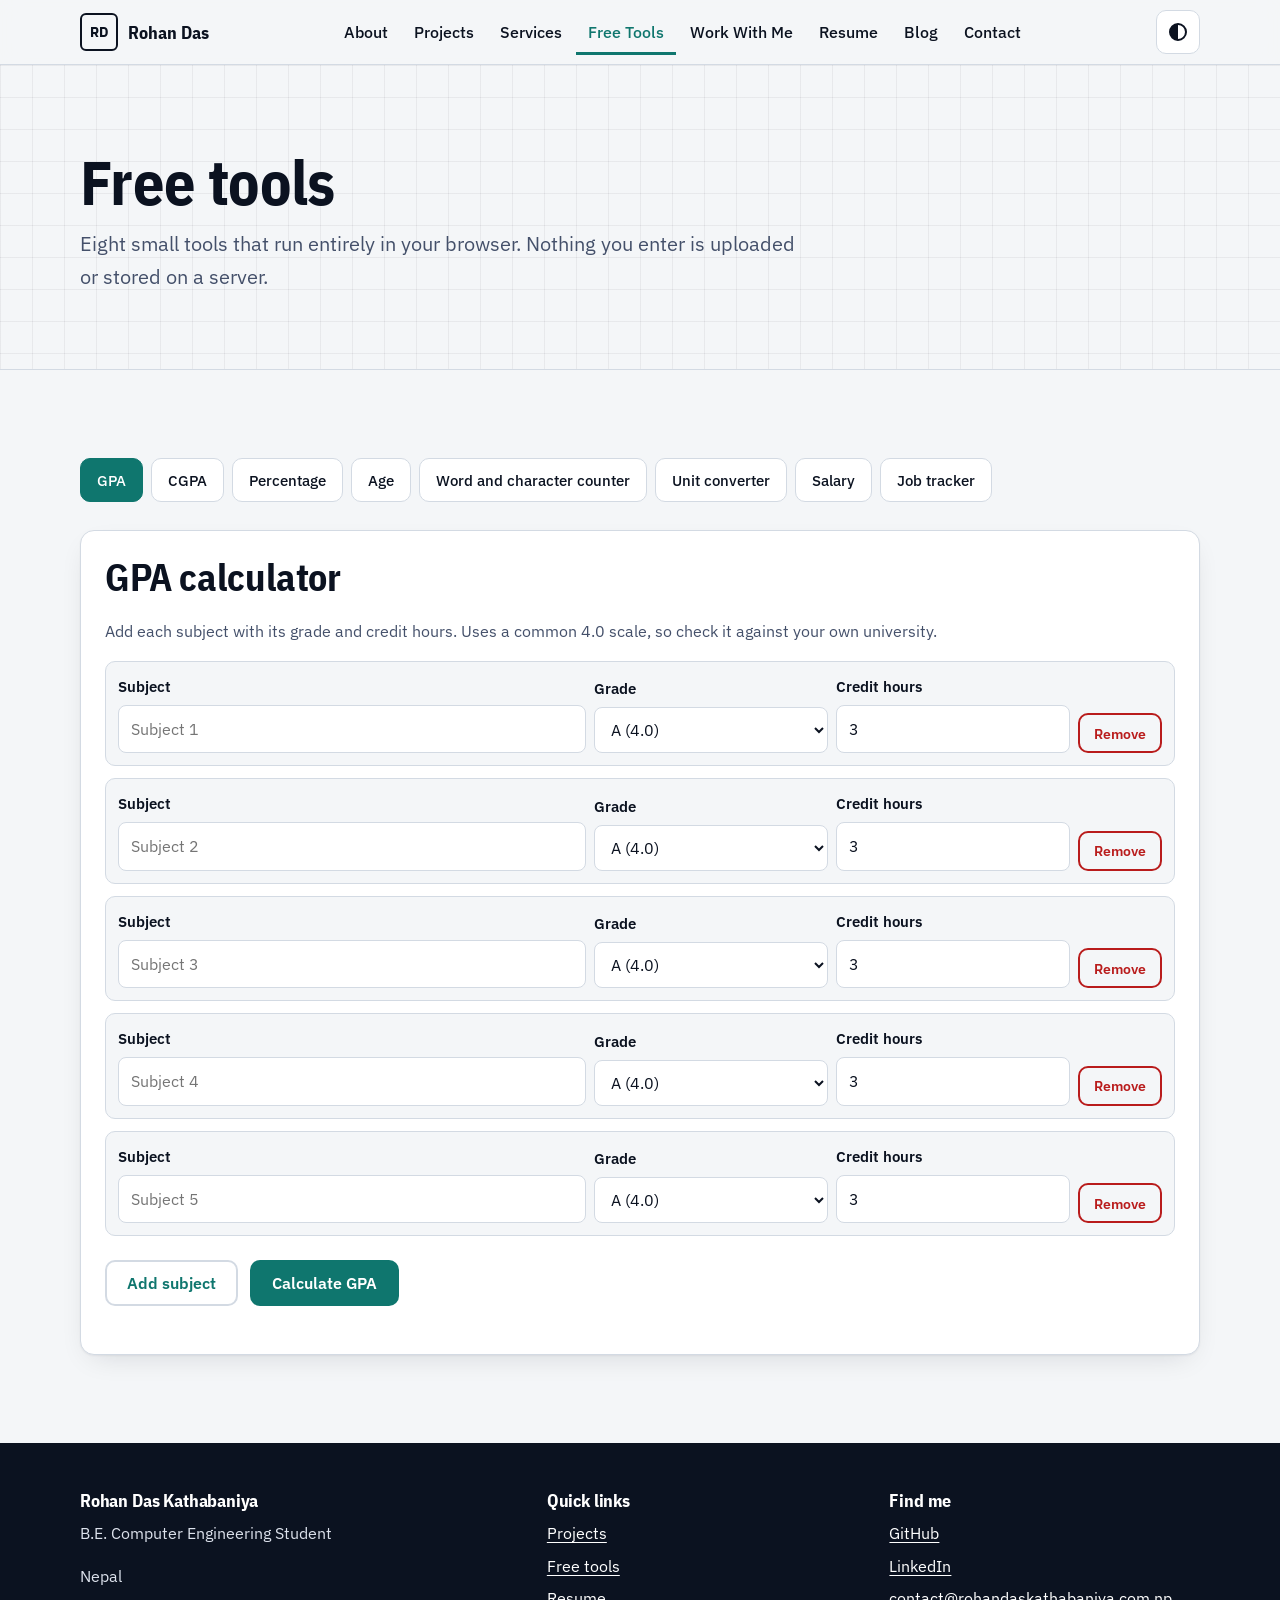
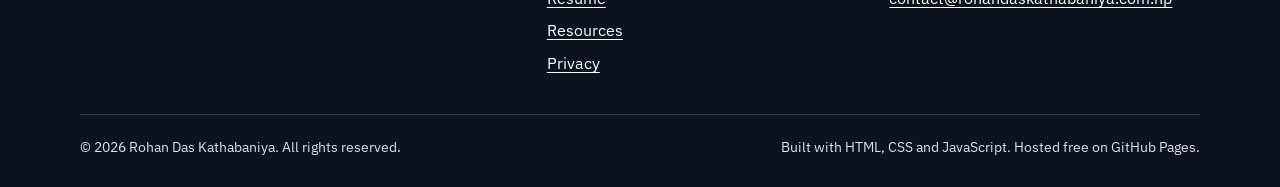
<file: tools.html>
<!DOCTYPE html>
<html lang="en">
<head>
<meta charset="utf-8">
<meta name="viewport" content="width=device-width, initial-scale=1">
<title>Free Tools | Rohan Das Kathabaniya</title>
<meta name="description" content="Free browser tools: GPA and CGPA calculator, percentage, age, word counter, unit converter, salary estimate and job application tracker. Private, no sign-up.">
<link rel="canonical" href="https://rohandaskathabaniya.com.np/tools.html">
<meta name="robots" content="index, follow">
<meta name="author" content="Rohan Das Kathabaniya">
<meta name="theme-color" content="#0B1220">
<!-- Open Graph / social sharing -->
<meta property="og:type" content="website">
<meta property="og:site_name" content="Rohan Das | Computer Engineering &amp; Technology">
<meta property="og:title" content="Free Tools | Rohan Das Kathabaniya">
<meta property="og:description" content="Free browser tools: GPA and CGPA calculator, percentage, age, word counter, unit converter, salary estimate and job application tracker. Private, no sign-up.">
<meta property="og:url" content="https://rohandaskathabaniya.com.np/tools.html">
<meta property="og:image" content="https://rohandaskathabaniya.com.np/assets/og-image.png">
<meta property="og:image:alt" content="Rohan Das Kathabaniya, B.E. Computer Engineering student">
<meta name="twitter:card" content="summary_large_image">
<!-- Google Search Console verification goes here later (a tag Google gives you). Do not invent one. -->
<link rel="icon" href="assets/favicon.ico" sizes="32x32">
<link rel="icon" href="assets/favicon.svg" type="image/svg+xml">
<link rel="preconnect" href="https://fonts.googleapis.com">
<link rel="preconnect" href="https://fonts.gstatic.com" crossorigin>
<link rel="stylesheet" href="https://fonts.googleapis.com/css2?family=IBM+Plex+Sans:wght@400;500;600&amp;family=IBM+Plex+Sans+Condensed:wght@500;600;700&amp;display=swap">
<link rel="stylesheet" href="style.css">
<script>try{var t=localStorage.getItem('theme')||(matchMedia('(prefers-color-scheme:dark)').matches?'dark':'light');document.documentElement.dataset.theme=t}catch(e){}</script>
</head>
<body data-page="tools">
<a class="skip" href="#main">Skip to content</a>
<div id="site-header"></div>
<main id="main">
<section class="hero" style="padding-block:clamp(32px,5vw,56px)">
  <div class="container">
    <h1>Free tools</h1>
    <p class="lead">Eight small tools that run entirely in your browser. Nothing you enter is uploaded or stored on a server.</p>
  </div>
</section>
<section class="section">
  <div class="container">
    <div class="tabs" role="tablist" aria-label="Choose a tool">
<button type="button" role="tab" data-tool="gpa" aria-selected="false" aria-controls="panel-gpa">GPA</button>
<button type="button" role="tab" data-tool="cgpa" aria-selected="false" aria-controls="panel-cgpa">CGPA</button>
<button type="button" role="tab" data-tool="percentage" aria-selected="false" aria-controls="panel-percentage">Percentage</button>
<button type="button" role="tab" data-tool="age" aria-selected="false" aria-controls="panel-age">Age</button>
<button type="button" role="tab" data-tool="wordcount" aria-selected="false" aria-controls="panel-wordcount">Word and character counter</button>
<button type="button" role="tab" data-tool="units" aria-selected="false" aria-controls="panel-units">Unit converter</button>
<button type="button" role="tab" data-tool="salary" aria-selected="false" aria-controls="panel-salary">Salary</button>
<button type="button" role="tab" data-tool="tracker" aria-selected="false" aria-controls="panel-tracker">Job tracker</button>
    </div>

    <div class="card tool-panel" role="tabpanel" id="panel-gpa" data-panel="gpa">
      <h2>GPA calculator</h2>
      <p class="muted">Add each subject with its grade and credit hours. Uses a common 4.0 scale, so check it against your own university.</p>
      <div id="gpa-rows" class="tool-rows"></div>
      <div class="btn-row"><button id="gpa-add" class="btn btn-ghost" type="button">Add subject</button><button id="gpa-calc" class="btn btn-primary" type="button">Calculate GPA</button></div>
      <div id="gpa-out" class="result" aria-live="polite" hidden></div>
    </div>

    <div class="card tool-panel" role="tabpanel" id="panel-cgpa" data-panel="cgpa" hidden>
      <h2>CGPA calculator</h2>
      <p class="muted">Enter each semester's GPA and credit hours to get your cumulative GPA.</p>
      <div id="cgpa-rows" class="tool-rows"></div>
      <div class="btn-row"><button id="cgpa-add" class="btn btn-ghost" type="button">Add semester</button><button id="cgpa-calc" class="btn btn-primary" type="button">Calculate CGPA</button></div>
      <div id="cgpa-out" class="result" aria-live="polite" hidden></div>
    </div>

    <div class="card tool-panel" role="tabpanel" id="panel-percentage" data-panel="percentage" hidden>
      <h2>Percentage calculator</h2>
      <div class="field"><label for="pct-mode">What do you want to find?</label>
        <select id="pct-mode"><option value="of">X% of a number</option><option value="is">X is what % of Y</option><option value="change">Percentage change from X to Y</option></select></div>
      <div class="form-row two">
        <div class="field"><label id="pct-la" for="pct-a">Percentage (%)</label><input id="pct-a" type="number" step="any" inputmode="decimal"></div>
        <div class="field"><label id="pct-lb" for="pct-b">Number</label><input id="pct-b" type="number" step="any" inputmode="decimal"></div>
      </div>
      <button id="pct-calc" class="btn btn-primary" type="button">Calculate</button>
      <div id="pct-out" class="result" aria-live="polite" hidden></div>
    </div>

    <div class="card tool-panel" role="tabpanel" id="panel-age" data-panel="age" hidden>
      <h2>Age calculator</h2>
      <div class="form-row two">
        <div class="field"><label for="age-dob">Date of birth</label><input id="age-dob" type="date"></div>
        <div class="field"><label for="age-asof">Age on this date</label><input id="age-asof" type="date"></div>
      </div>
      <button id="age-calc" class="btn btn-primary" type="button">Calculate age</button>
      <div id="age-out" class="result" aria-live="polite" hidden></div>
    </div>

    <div class="card tool-panel" role="tabpanel" id="panel-wordcount" data-panel="wordcount" hidden>
      <h2>Word and character counter</h2>
      <div class="field"><label for="wc-text">Type or paste your text</label><textarea id="wc-text" rows="8"></textarea></div>
      <div id="wc-out" class="stats" aria-live="polite"></div>
      <div class="btn-row"><button id="wc-clear" class="btn btn-ghost" type="button">Clear text</button></div>
    </div>

    <div class="card tool-panel" role="tabpanel" id="panel-units" data-panel="units" hidden>
      <h2>Unit converter</h2>
      <p class="muted">Includes Nepali land units (ropani and aana).</p>
      <div class="form-row three">
        <div class="field"><label for="u-cat">Type</label><select id="u-cat"></select></div>
        <div class="field"><label for="u-from">From</label><select id="u-from"></select></div>
        <div class="field"><label for="u-to">To</label><select id="u-to"></select></div>
      </div>
      <div class="field"><label for="u-val">Value</label><input id="u-val" type="number" step="any" inputmode="decimal" value="1"></div>
      <button id="u-swap" class="btn btn-ghost" type="button">Swap units</button>
      <div id="u-out" class="result" aria-live="polite" hidden></div>
    </div>

    <div class="card tool-panel" role="tabpanel" id="panel-salary" data-panel="salary" hidden>
      <h2>Simple salary calculator</h2>
      <div class="notice">Tax rules differ by country and change each year. Enter percentages from your own payslip or tax slab. This is an estimate, not tax advice.</div>
      <div class="form-row three">
        <div class="field"><label for="sal-cur">Currency label</label><input id="sal-cur" type="text" value="NPR" maxlength="6"></div>
        <div class="field"><label for="sal-gross">Gross monthly salary</label><input id="sal-gross" type="number" min="0" step="any" inputmode="decimal"></div>
        <div class="field"><label for="sal-months">Months paid per year</label><input id="sal-months" type="number" min="1" max="24" value="12"></div>
      </div>
      <div class="form-row three">
        <div class="field"><label for="sal-tax">Income tax (%)</label><input id="sal-tax" type="number" min="0" max="100" step="any" value="0" inputmode="decimal"></div>
        <div class="field"><label for="sal-other">Other deductions (%)</label><input id="sal-other" type="number" min="0" max="100" step="any" value="0" inputmode="decimal"></div>
        <div class="field"><label for="sal-hours">Hours worked per week</label><input id="sal-hours" type="number" min="1" max="100" value="40"></div>
      </div>
      <button id="sal-calc" class="btn btn-primary" type="button">Calculate</button>
      <div id="sal-out" class="result" aria-live="polite" hidden></div>
    </div>

    <div class="card tool-panel" role="tabpanel" id="panel-tracker" data-panel="tracker" hidden>
      <h2>Job application tracker</h2>
      <div class="notice info">Your list is saved only in this browser on this device. It is not uploaded. Clearing your browser data will remove it, so use Export CSV to keep a copy.</div>
      <div id="job-warning" class="notice error" hidden>Your browser is blocking storage, so this list will disappear when you close the page. Export CSV to keep a copy.</div>
      <form id="job-form">
        <div class="form-row two">
          <div class="field"><label for="job-company">Company</label><input id="job-company" name="company" type="text" required autocomplete="off"></div>
          <div class="field"><label for="job-role">Role</label><input id="job-role" name="role" type="text" required autocomplete="off"></div>
        </div>
        <div class="form-row two">
          <div class="field"><label for="job-date">Date applied</label><input id="job-date" name="date" type="date"></div>
          <div class="field"><label for="job-status">Status</label><select id="job-status" name="status"><option>Wishlist</option><option selected>Applied</option><option>Interview</option><option>Offer</option><option>Rejected</option></select></div>
        </div>
        <div class="field"><label for="job-notes">Notes or link</label><textarea id="job-notes" name="notes" rows="2"></textarea></div>
        <button class="btn btn-primary" type="submit">Add application</button>
      </form>
      <p id="job-summary" class="muted" aria-live="polite" style="margin-top:20px"></p>
      <div id="job-list"></div>
      <div class="btn-row"><button id="job-csv" class="btn btn-ghost btn-small" type="button">Export CSV</button><button id="job-clear" class="btn btn-danger btn-small" type="button">Delete all</button></div>
    </div>
  </div>
</section>

</main>
<div id="site-footer"></div>
<noscript><p style="padding:16px;text-align:center">This site works best with JavaScript turned on. You can still email me at contact@rohandaskathabaniya.com.np.</p></noscript>
<script src="script.js" defer></script>
<script src="tools.js" defer></script>

</body>
</html>
</file>
<file: style.css>
/* =====================================================
   Rohan Das Kathabaniya - main stylesheet
   Edit colours in the :root block below.
   ===================================================== */
:root{
  --bg:#F4F6F8; --surface:#FFFFFF; --surface-2:#EAEFF3;
  --text:#0B1220; --muted:#44506A; --line:#D3DAE3;
  --accent:#0F766E; --accent-ink:#FFFFFF; --accent-soft:#DDF3EF;
  --saffron:#F59E0B; --saffron-ink:#2B1D00;
  --ok:#166534; --ok-soft:#DCF5E4; --warn:#92400E; --warn-soft:#FDF0CF; --danger:#B91C1C; --danger-soft:#FDE4E4;
  --grid:rgba(11,18,32,.055);
  --shadow:0 1px 2px rgba(11,18,32,.05),0 10px 30px -12px rgba(11,18,32,.16);
  --font-body:"IBM Plex Sans",system-ui,-apple-system,"Segoe UI",Roboto,Arial,sans-serif;
  --font-head:"IBM Plex Sans Condensed","IBM Plex Sans",system-ui,-apple-system,"Segoe UI",Roboto,Arial,sans-serif;
  --max:1120px;
}
:root[data-theme="dark"]{
  --bg:#0B1220; --surface:#121B2E; --surface-2:#18233B;
  --text:#E7EAF1; --muted:#A3ADC2; --line:#26324B;
  --accent:#2DD4BF; --accent-ink:#04201C; --accent-soft:#0F2E30;
  --ok:#86EFAC; --ok-soft:#10301E; --warn:#FCD34D; --warn-soft:#33270B; --danger:#FCA5A5; --danger-soft:#3A1416;
  --grid:rgba(231,234,241,.05);
  --shadow:0 1px 2px rgba(0,0,0,.3),0 10px 30px -12px rgba(0,0,0,.5);
  color-scheme:dark;
}
*,*::before,*::after{box-sizing:border-box}
html{scroll-behavior:smooth;-webkit-text-size-adjust:100%}
@media (prefers-reduced-motion:reduce){html{scroll-behavior:auto}*{animation:none!important;transition:none!important}}
body{margin:0;background:var(--bg);color:var(--text);font-family:var(--font-body);font-size:1rem;line-height:1.65;-webkit-font-smoothing:antialiased}
img{max-width:100%;height:auto;display:block}
a{color:var(--accent);text-underline-offset:3px}
a:hover{text-decoration-thickness:2px}
h1,h2,h3,h4{font-family:var(--font-head);line-height:1.15;margin:0 0 .5em;letter-spacing:-.01em;font-weight:700}
h1{font-size:clamp(2.2rem,6.4vw,3.9rem)}
h2{font-size:clamp(1.65rem,4vw,2.4rem)}
h3{font-size:1.2rem}
p{margin:0 0 1em}
ul{padding-left:1.2em;margin:0 0 1em}
:focus-visible{outline:3px solid var(--saffron);outline-offset:3px;border-radius:4px}
.sr-only{position:absolute;width:1px;height:1px;overflow:hidden;clip:rect(0 0 0 0);white-space:nowrap}
.skip{position:absolute;left:12px;top:-60px;background:var(--saffron);color:var(--saffron-ink);padding:10px 16px;border-radius:8px;z-index:100;font-weight:600}
.skip:focus{top:12px}
.container{width:min(100% - 2.5rem,var(--max));margin-inline:auto}
.section{padding:clamp(48px,8vw,88px) 0}
.section.alt{background:var(--surface-2)}
.section-head{max-width:640px;margin-bottom:2rem}
.section-head p{color:var(--muted);margin:0}
.muted{color:var(--muted)}
.small{font-size:.9rem}
.lead{font-size:clamp(1.05rem,2.2vw,1.25rem);color:var(--muted);max-width:60ch}

/* ---------- Header / navigation ---------- */
#site-header{min-height:64px}
.site-header{position:sticky;top:0;z-index:50;background:color-mix(in srgb,var(--bg) 88%,transparent);backdrop-filter:blur(10px);border-bottom:1px solid var(--line)}
.nav-wrap{display:flex;align-items:center;justify-content:space-between;gap:12px;min-height:64px}
.brand{display:flex;align-items:center;gap:10px;text-decoration:none;color:var(--text);font-family:var(--font-head);font-weight:700;font-size:1.15rem}
.brand-mark{display:grid;place-items:center;width:38px;height:38px;border:2px solid var(--text);border-radius:6px;font-size:.95rem;letter-spacing:0}
#nav{position:absolute;left:0;right:0;top:100%;background:var(--surface);border-bottom:1px solid var(--line);display:none;padding:8px 20px 16px}
#nav.open{display:block}
#nav ul{list-style:none;margin:0;padding:0;display:grid;gap:2px}
#nav a{display:block;padding:12px 10px;border-radius:8px;text-decoration:none;color:var(--text);font-weight:500;min-height:44px}
#nav a:hover{background:var(--surface-2)}
#nav a[aria-current="page"]{color:var(--accent);box-shadow:inset 3px 0 0 var(--accent);padding-left:14px}
.nav-actions{display:flex;gap:8px}
.icon-btn{width:44px;height:44px;border:1px solid var(--line);background:var(--surface);color:var(--text);border-radius:10px;cursor:pointer;font-size:1.1rem;display:grid;place-items:center}
.icon-btn:hover{border-color:var(--accent)}
.theme-icon{width:18px;height:18px;border-radius:50%;border:2px solid currentColor;background:linear-gradient(90deg,currentColor 50%,transparent 50%)}
@media (min-width:1000px){
  .nav-toggle{display:none}
  #nav{position:static;display:block;background:none;border:0;padding:0}
  #nav ul{display:flex;gap:2px}
  #nav a{padding:10px 12px;min-height:0}
  #nav a[aria-current="page"]{box-shadow:inset 0 -3px 0 var(--accent);border-radius:0;padding-left:12px}
}

/* ---------- Buttons, badges, tags ---------- */
.btn{display:inline-flex;align-items:center;justify-content:center;gap:8px;min-height:46px;padding:10px 20px;border-radius:10px;border:2px solid transparent;font:600 .98rem var(--font-body);text-decoration:none;cursor:pointer;transition:background .15s,border-color .15s,color .15s}
.btn-primary{background:var(--accent);color:var(--accent-ink)}
.btn-primary:hover{background:color-mix(in srgb,var(--accent) 85%,#000)}
.btn-accent{background:var(--saffron);color:var(--saffron-ink)}
.btn-accent:hover{background:#FBBF24}
.btn-secondary{background:transparent;color:var(--text);border-color:var(--text)}
.btn-secondary:hover{background:var(--text);color:var(--bg)}
.btn-ghost{background:transparent;color:var(--accent);border-color:var(--line)}
.btn-ghost:hover{border-color:var(--accent)}
.btn-small{min-height:40px;padding:6px 14px;font-size:.9rem}
.btn-danger{background:transparent;color:var(--danger);border-color:var(--danger)}
.btn-danger:hover{background:var(--danger-soft)}
.btn-disabled,.btn[aria-disabled="true"]{opacity:.55;cursor:not-allowed;border-style:dashed;border-color:var(--line);color:var(--muted);background:transparent}
.btn-row{display:flex;flex-wrap:wrap;gap:12px;margin:1.5rem 0}
.badge{display:inline-flex;align-items:center;gap:10px;padding:8px 16px;border-radius:999px;background:var(--ok-soft);color:var(--ok);font-weight:600;font-size:.92rem;line-height:1.35}
.badge .dot{flex:none;width:10px;height:10px;border-radius:50%;background:currentColor}
.badge.closed{background:var(--warn-soft);color:var(--warn)}
.status{display:inline-block;padding:3px 10px;border-radius:6px;font-size:.82rem;font-weight:600;white-space:nowrap}
.status-completed{background:var(--ok-soft);color:var(--ok)}
.status-in-progress{background:var(--warn-soft);color:var(--warn)}
.status-planned{border:1px dashed var(--muted);color:var(--muted)}
.chips{list-style:none;display:flex;flex-wrap:wrap;gap:8px;padding:0;margin:0 0 1rem}
.chip{padding:5px 12px;border-radius:6px;font-size:.88rem;font-weight:500;background:var(--accent);color:var(--accent-ink)}
.chip.learning{background:transparent;color:var(--text);border:1.5px dashed var(--muted)}
.chip.plain{background:var(--surface-2);color:var(--text)}
.legend{display:flex;flex-wrap:wrap;gap:16px;margin-bottom:1.5rem;font-size:.92rem;color:var(--muted)}
.legend span{display:inline-flex;align-items:center;gap:8px}

/* ---------- Hero ---------- */
.hero{position:relative;padding:clamp(40px,7vw,88px) 0;border-bottom:1px solid var(--line);
  background-image:linear-gradient(var(--grid) 1px,transparent 1px),linear-gradient(90deg,var(--grid) 1px,transparent 1px);background-size:32px 32px}
.hero-grid{display:grid;gap:40px;align-items:center}
.hero h1{margin:.4em 0 .15em}
.headline{font-family:var(--font-head);font-weight:600;font-size:clamp(1.05rem,2.6vw,1.4rem);color:var(--accent);margin-bottom:1rem}
.social-row{list-style:none;display:flex;flex-wrap:wrap;gap:8px 20px;padding:0;margin:0;font-size:.95rem}
.social-row a{color:var(--text);font-weight:500}
@media (min-width:900px){.hero-grid{grid-template-columns:1.25fr .85fr}}
.titleblock{background:var(--surface);border:2px solid var(--text);border-radius:4px;box-shadow:var(--shadow);max-width:360px;width:100%;justify-self:center}
.avatar{position:relative;aspect-ratio:1/1;background:var(--surface-2);border-bottom:2px solid var(--text);display:grid;place-items:center;overflow:hidden}
.avatar::before{content:"RD";font:700 4.5rem var(--font-head);color:var(--muted);opacity:.55}
.avatar img{position:absolute;inset:0;width:100%;height:100%;object-fit:cover}
.tb-grid{display:grid;grid-template-columns:1fr 1fr;margin:0}
.tb-grid div{padding:10px 14px;border-bottom:1px solid var(--line)}
.tb-grid div:nth-child(odd){border-right:1px solid var(--line)}
.tb-grid .full{grid-column:1/-1;border-right:0}
.tb-grid div:nth-last-child(-n+2){border-bottom:0}
.tb-grid dt{font-size:.78rem;color:var(--muted)}
.tb-grid dd{margin:0;font-weight:600;font-size:.95rem;line-height:1.35}

/* ---------- Cards and grids ---------- */
.grid{display:grid;gap:20px}
.grid-2{grid-template-columns:repeat(auto-fit,minmax(min(100%,320px),1fr))}
.grid-3{grid-template-columns:repeat(auto-fit,minmax(min(100%,290px),1fr))}
.card{background:var(--surface);border:1px solid var(--line);border-radius:14px;padding:24px;box-shadow:var(--shadow)}
.card h3{margin-bottom:.4em}
.card p:last-child{margin-bottom:0}
.card.flat{box-shadow:none}
.glance{display:grid;gap:0;margin:0;border:1px solid var(--line);border-radius:14px;background:var(--surface);overflow:hidden}
.glance>div{display:grid;gap:4px;padding:16px 20px;border-bottom:1px solid var(--line)}
.glance>div:last-child{border-bottom:0}
.glance dt{font-weight:700;font-family:var(--font-head);font-size:1.05rem}
.glance dd{margin:0;color:var(--muted)}
@media (min-width:760px){.glance>div{grid-template-columns:150px 1fr;gap:20px;align-items:baseline}}
.callout{border-left:4px solid var(--saffron);background:var(--surface);padding:16px 20px;border-radius:0 10px 10px 0;margin:1.5rem 0}
.callout p:last-child{margin:0}
.checklist{list-style:none;padding:0}
.checklist li{padding-left:28px;position:relative;margin-bottom:.6em}
.checklist li::before{content:"";position:absolute;left:4px;top:.55em;width:10px;height:6px;border-left:2.5px solid var(--accent);border-bottom:2.5px solid var(--accent);transform:rotate(-45deg)}

/* ---------- Projects ---------- */
.filters{display:flex;flex-wrap:wrap;gap:8px;margin-bottom:1.5rem}
.filters button{min-height:42px;padding:6px 16px;border-radius:999px;border:1.5px solid var(--line);background:var(--surface);color:var(--text);font:500 .95rem var(--font-body);cursor:pointer}
.filters button[aria-pressed="true"]{background:var(--text);color:var(--bg);border-color:var(--text)}
.project{display:flex;flex-direction:column}
.project-top{display:flex;align-items:center;justify-content:space-between;gap:12px;margin-bottom:16px}
.project-icon{width:52px;height:52px;display:grid;place-items:center;font-size:1.6rem;background:var(--surface-2);border:1px solid var(--line);border-radius:10px}
.project .problem{font-size:.93rem;color:var(--muted)}
.project .btn-row{margin:auto 0 0;padding-top:16px}
.project .chips{margin-top:auto}
dialog.modal{border:2px solid var(--text);border-radius:10px;padding:0;max-width:min(640px,92vw);width:100%;background:var(--surface);color:var(--text)}
dialog.modal::backdrop{background:rgba(11,18,32,.6)}
.modal-body{padding:28px;max-height:80vh;overflow:auto}
.modal-close{float:right;margin:0 0 8px 12px}
.empty{padding:32px;border:2px dashed var(--line);border-radius:14px;color:var(--muted);text-align:center}

/* ---------- Resume ---------- */
.entry{display:grid;gap:4px;padding:0 0 20px 20px;border-left:2px solid var(--line);margin-left:6px;position:relative}
.entry::before{content:"";position:absolute;left:-7px;top:6px;width:12px;height:12px;background:var(--accent);border-radius:50%}
.entry h3{margin:0}
.entry .when{color:var(--muted);font-size:.9rem}

/* ---------- Blog ---------- */
.post-meta{color:var(--muted);font-size:.92rem}
.post-body{max-width:70ch}
.post-body h2{font-size:1.6rem;margin-top:1.6em}
.post-body h3{margin-top:1.4em}

/* ---------- Forms and tools ---------- */
label{display:block;font-weight:600;margin-bottom:6px;font-size:.95rem}
input,select,textarea{width:100%;min-height:46px;padding:10px 12px;border:1.5px solid var(--line);border-radius:8px;background:var(--surface);color:var(--text);font:inherit}
textarea{min-height:120px;resize:vertical}
input:focus,select:focus,textarea:focus{outline:3px solid var(--saffron);outline-offset:1px;border-color:var(--text)}
input[type=checkbox]{width:22px;min-height:22px;height:22px;accent-color:var(--accent)}
.field{margin-bottom:16px}
.field .help{font-size:.85rem;color:var(--muted);margin-top:4px}
.check{display:flex;align-items:center;gap:10px}
.check label{margin:0}
.form-row{display:grid;gap:16px}
@media (min-width:640px){.form-row.two{grid-template-columns:1fr 1fr}.form-row.three{grid-template-columns:1fr 1fr 1fr}}
.notice{padding:14px 16px;border-radius:10px;background:var(--warn-soft);color:var(--warn);font-size:.93rem;margin-bottom:20px}
.notice.info{background:var(--accent-soft);color:var(--text)}
.notice.error{background:var(--danger-soft);color:var(--danger)}
.tabs{display:flex;gap:8px;overflow-x:auto;padding-bottom:8px;margin-bottom:20px;scrollbar-width:thin}
.tabs button{flex:none;min-height:44px;padding:8px 16px;border-radius:10px;border:1.5px solid var(--line);background:var(--surface);color:var(--text);font:500 .95rem var(--font-body);cursor:pointer}
.tabs button[aria-selected="true"]{background:var(--accent);color:var(--accent-ink);border-color:var(--accent)}
.tool-panel[hidden]{display:none}
.tool-rows{display:grid;gap:12px;margin-bottom:16px}
.tool-row{display:grid;gap:8px;grid-template-columns:1fr 1fr;align-items:end;padding:12px;border:1px solid var(--line);border-radius:10px;background:var(--bg)}
.tool-row .wide{grid-column:1/-1}
@media (min-width:700px){.tool-row{grid-template-columns:2fr 1fr 1fr auto}.tool-row .wide{grid-column:auto}}
.result{margin-top:20px;padding:20px;border-radius:12px;background:var(--accent-soft);border:1px solid var(--accent)}
.result strong.big{display:block;font:700 2.2rem var(--font-head);line-height:1.1}
.result dl{display:grid;grid-template-columns:auto 1fr;gap:6px 16px;margin:12px 0 0}
.result dt{color:var(--muted)}
.result dd{margin:0;font-weight:600;text-align:right}
.stats{display:grid;grid-template-columns:repeat(auto-fit,minmax(130px,1fr));gap:12px;margin-top:16px}
.stats div{padding:14px;border:1px solid var(--line);border-radius:10px;background:var(--bg)}
.stats b{display:block;font:700 1.6rem var(--font-head)}
.job{display:grid;gap:8px;padding:16px;border:1px solid var(--line);border-radius:10px;background:var(--bg);margin-bottom:12px}
.job header{display:flex;justify-content:space-between;gap:12px;flex-wrap:wrap}
.toast{position:fixed;left:50%;bottom:24px;transform:translateX(-50%);background:var(--text);color:var(--bg);padding:12px 20px;border-radius:10px;z-index:200;max-width:min(92vw,480px);box-shadow:var(--shadow);font-weight:500}

/* ---------- Footer ---------- */
.site-footer{background:var(--text);color:#DDE2EC;padding:48px 0 28px;margin-top:0}
.site-footer a{color:#fff}
.footer-grid{display:grid;gap:32px;margin-bottom:32px}
@media (min-width:760px){.footer-grid{grid-template-columns:1.4fr 1fr 1fr}}
.site-footer h2{font-size:1.1rem;color:#fff}
.site-footer ul{list-style:none;padding:0;margin:0}
.site-footer li{margin-bottom:6px}
.footer-bottom{border-top:1px solid rgba(255,255,255,.18);padding-top:20px;font-size:.9rem;display:flex;flex-wrap:wrap;gap:8px 24px;justify-content:space-between}
[data-theme="dark"] .site-footer{background:#070C17}

/* ---------- Print (CV page) ---------- */
@media print{
  #site-header,#site-footer,.btn-row,.no-print,.skip,.toast{display:none!important}
  body{background:#fff;color:#000;font-size:11pt}
  .card,.glance{box-shadow:none;border-color:#999}
  .section{padding:16px 0}.section.alt{background:none}
  a{color:#000;text-decoration:none}
}
[hidden]{display:none!important}
</file>
<file: admin.css>
/* Admin-only styles (loaded after style.css) */
.admin-wrap{max-width:820px;margin:0 auto;padding:32px 0 64px}
.admin-top{display:flex;flex-wrap:wrap;gap:12px;justify-content:space-between;align-items:center;margin-bottom:24px}
.admin-top h1{font-size:1.8rem;margin:0}
.admin-list{display:grid;gap:10px}
.admin-row{display:flex;flex-wrap:wrap;gap:12px;justify-content:space-between;align-items:center;padding:12px 16px;border:1px solid var(--line);border-radius:10px;background:var(--surface)}
.admin-row-actions{display:flex;gap:8px;flex-wrap:wrap}
.help-steps li{margin-bottom:.7em}
.help-steps code,.admin-wrap code{background:var(--surface-2);padding:2px 6px;border-radius:4px;font-size:.9em}
.lock{font-size:2rem}
.btn:disabled{opacity:.45;cursor:not-allowed}
</file>
